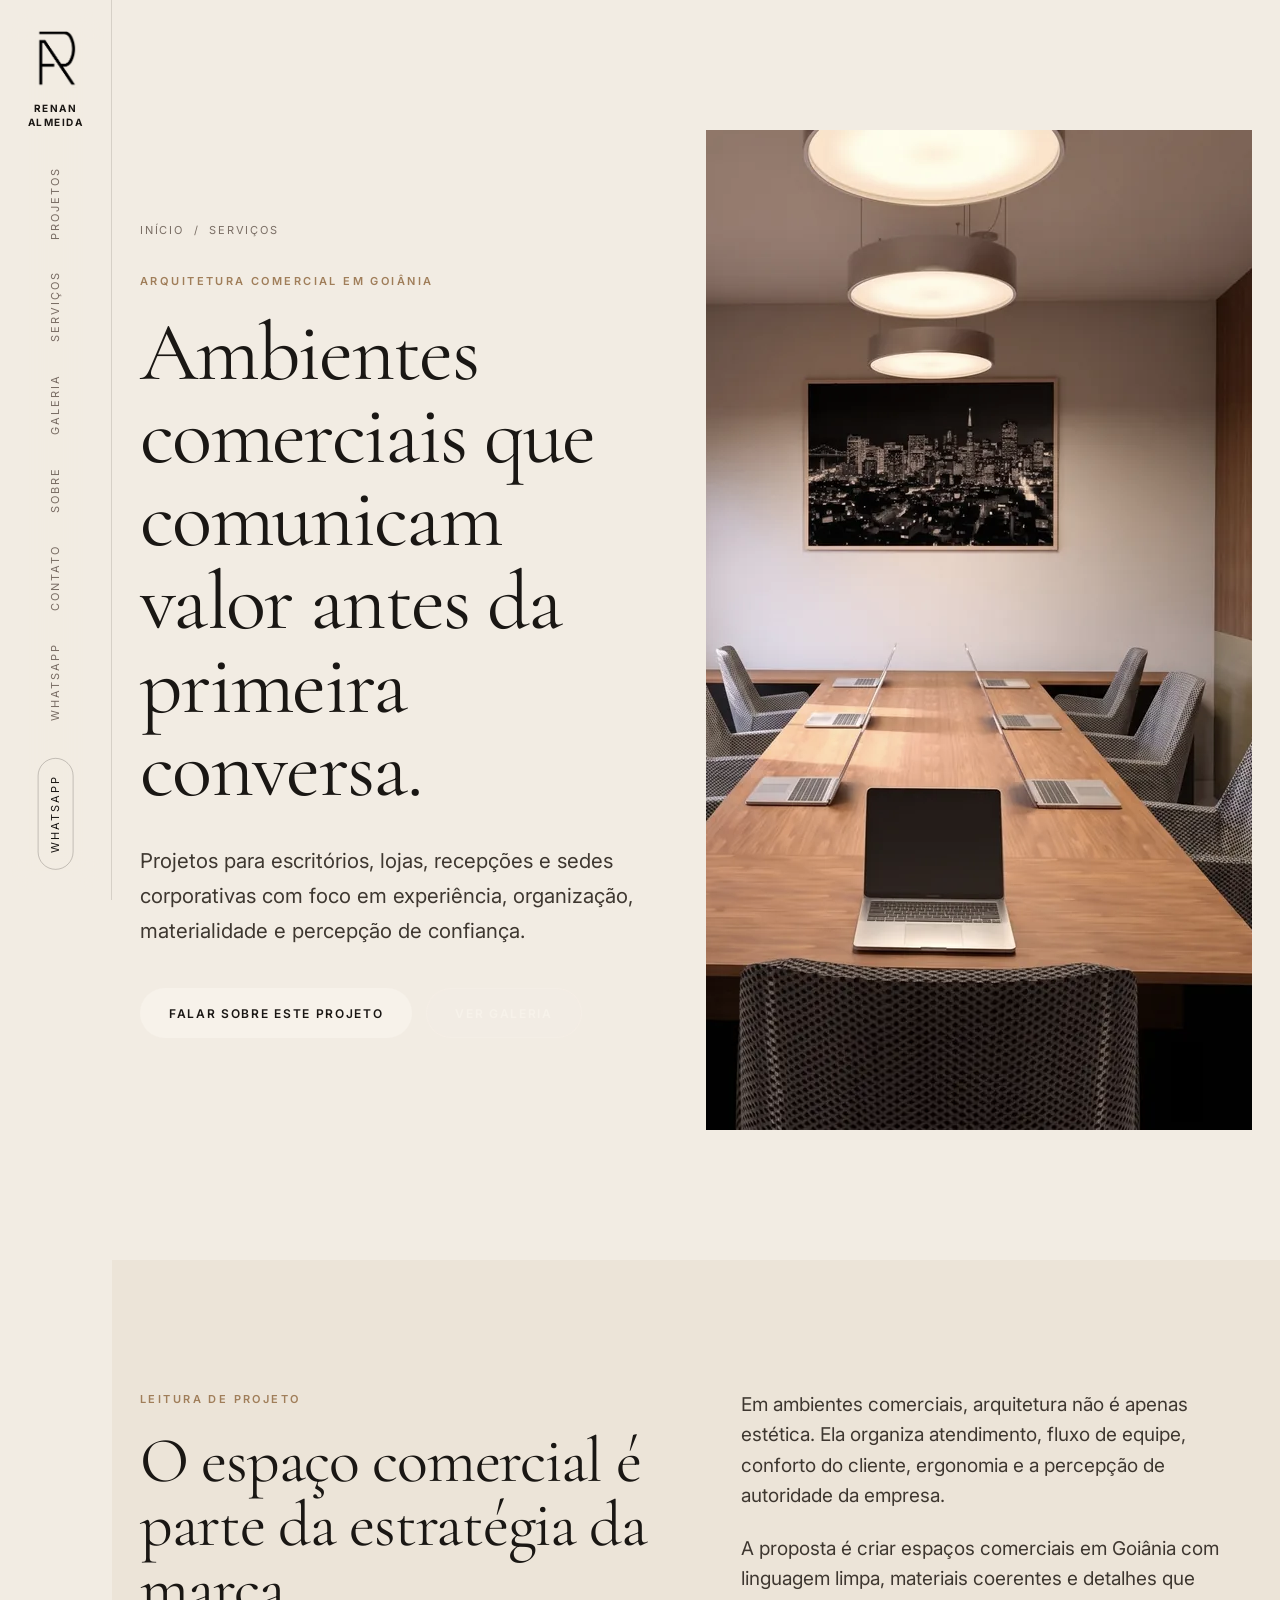
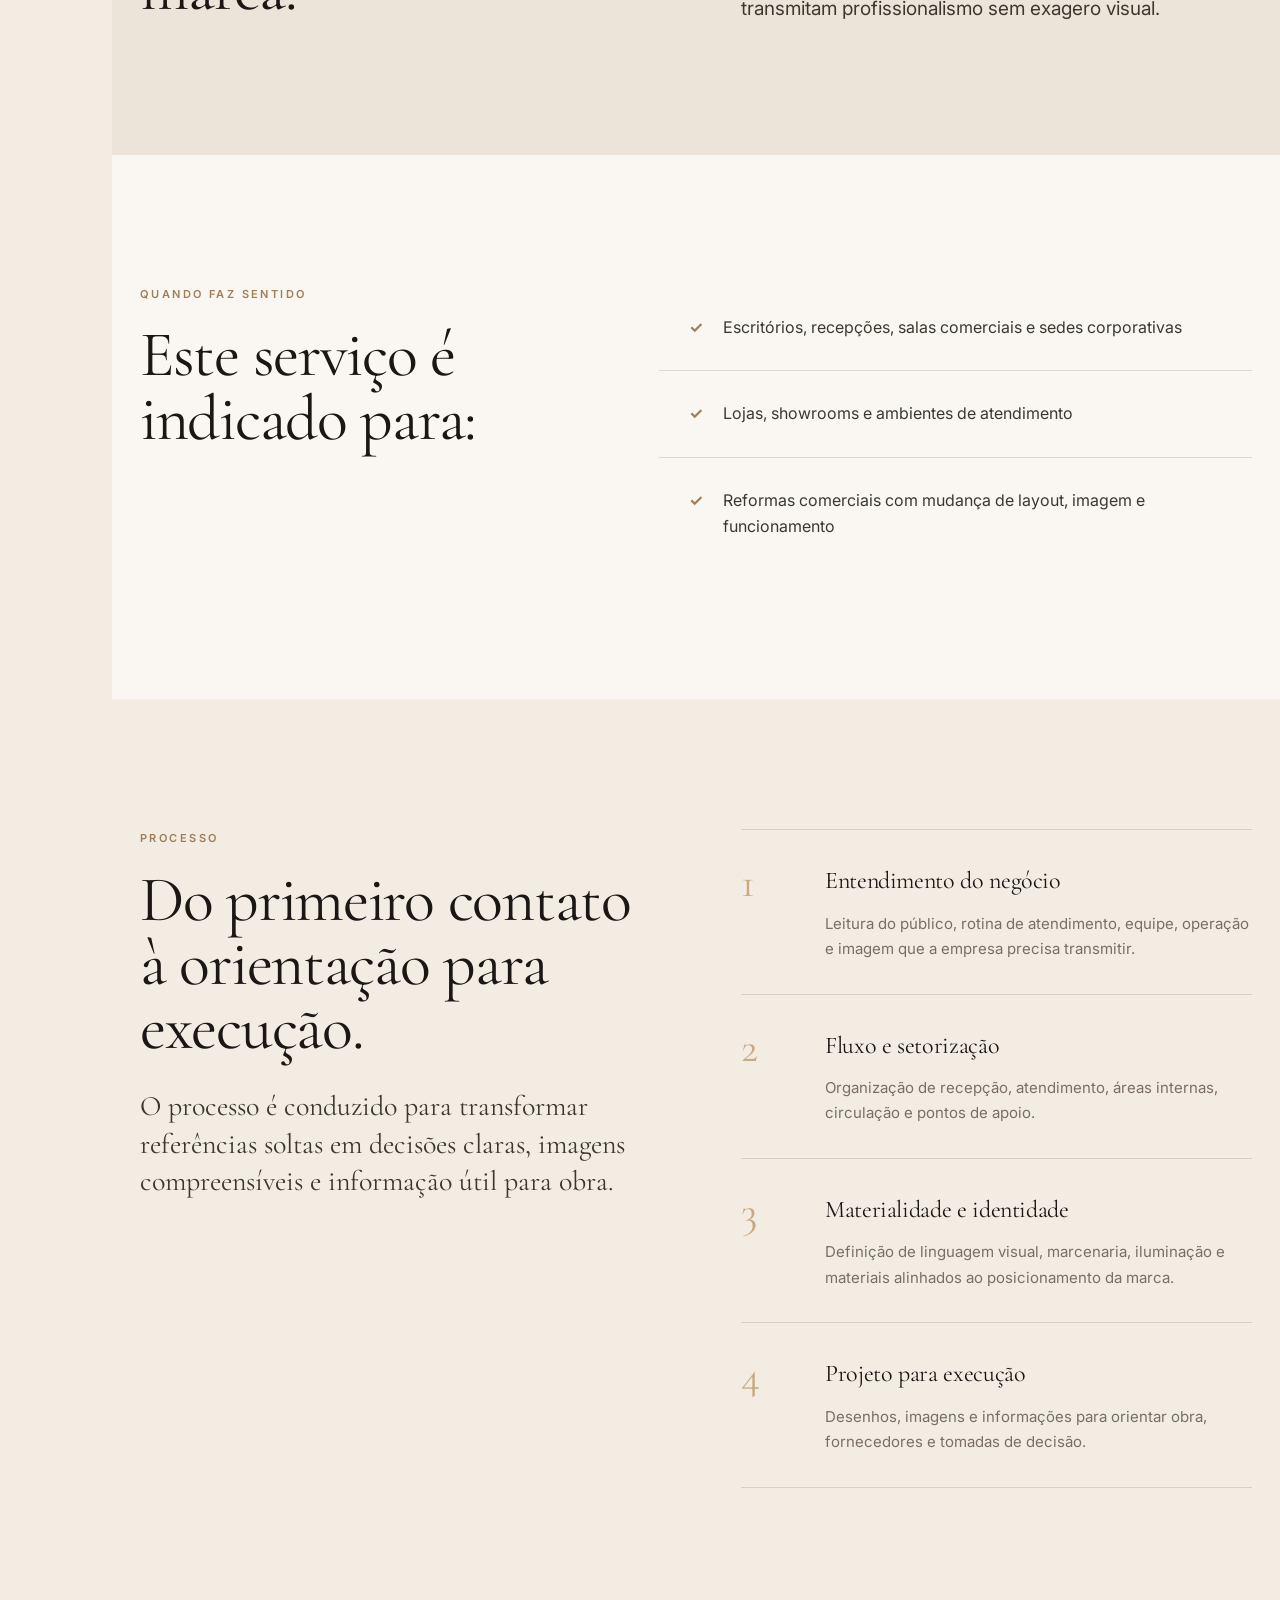
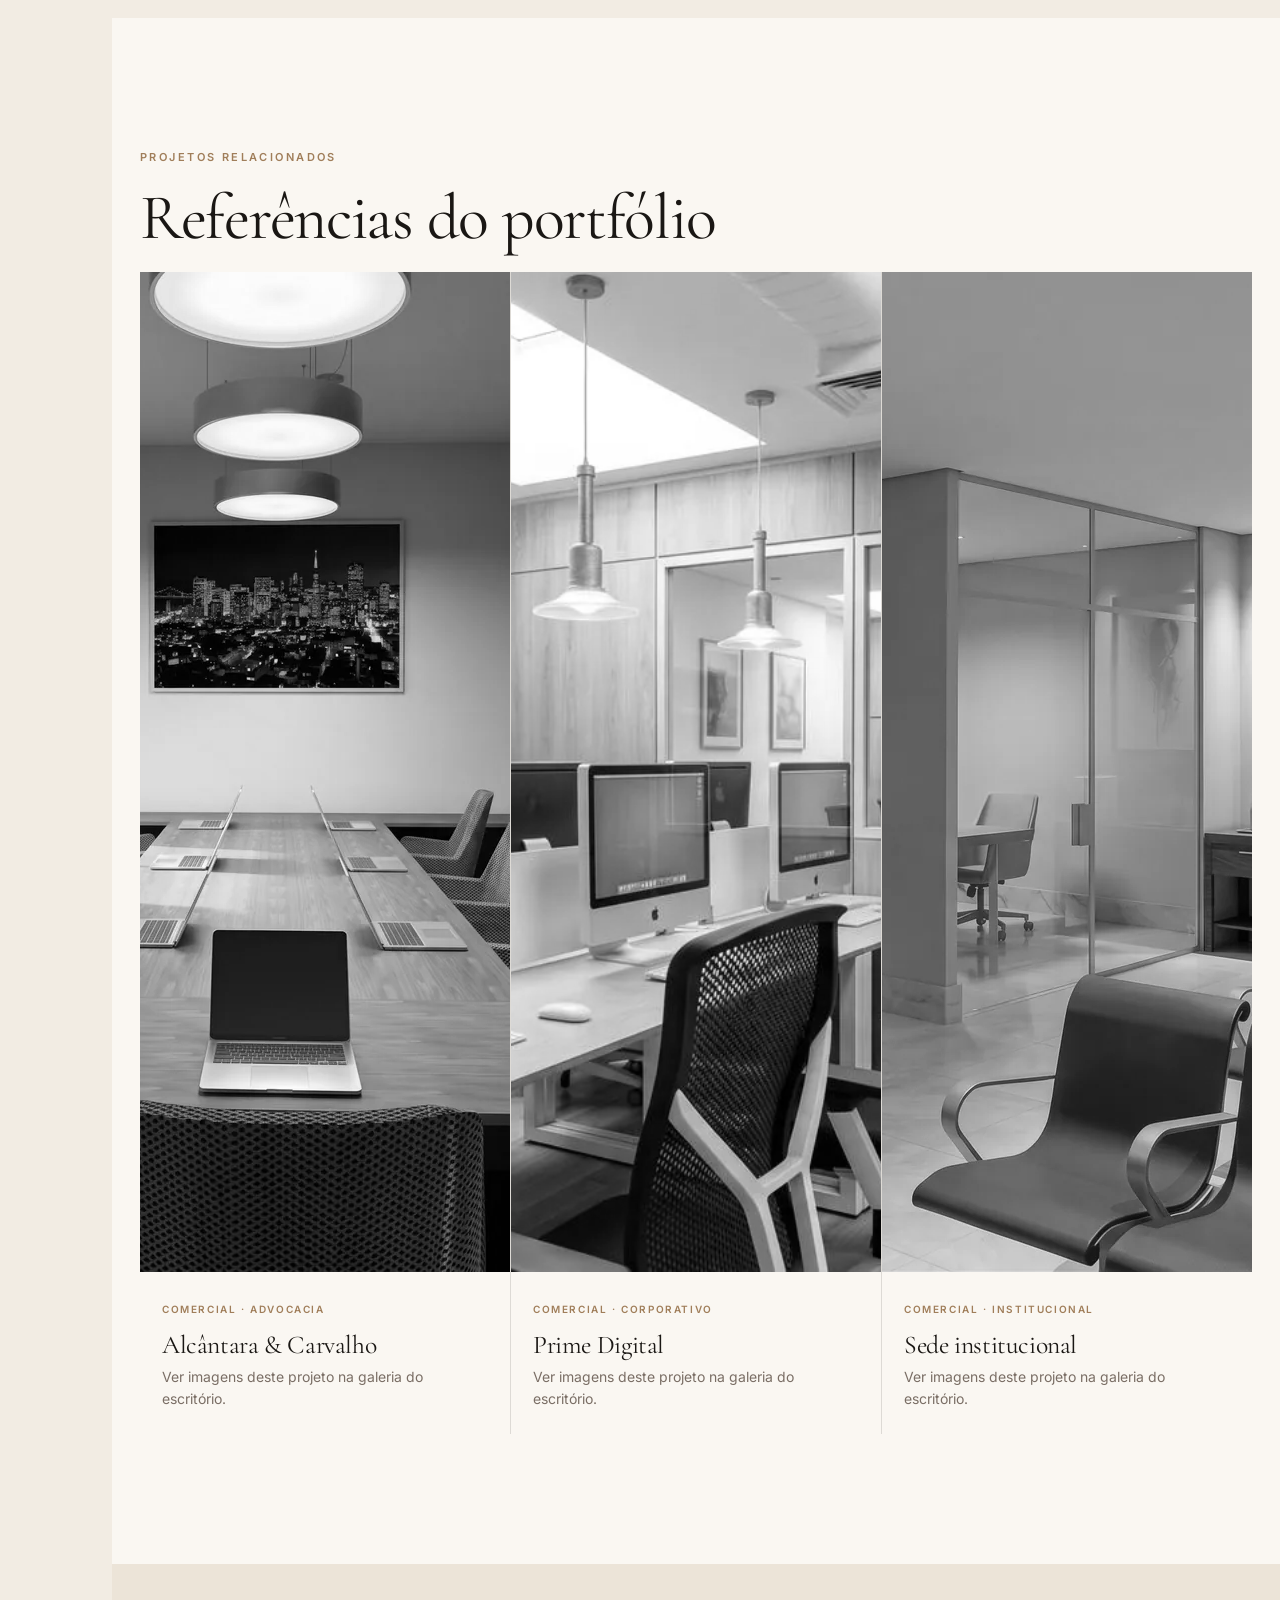
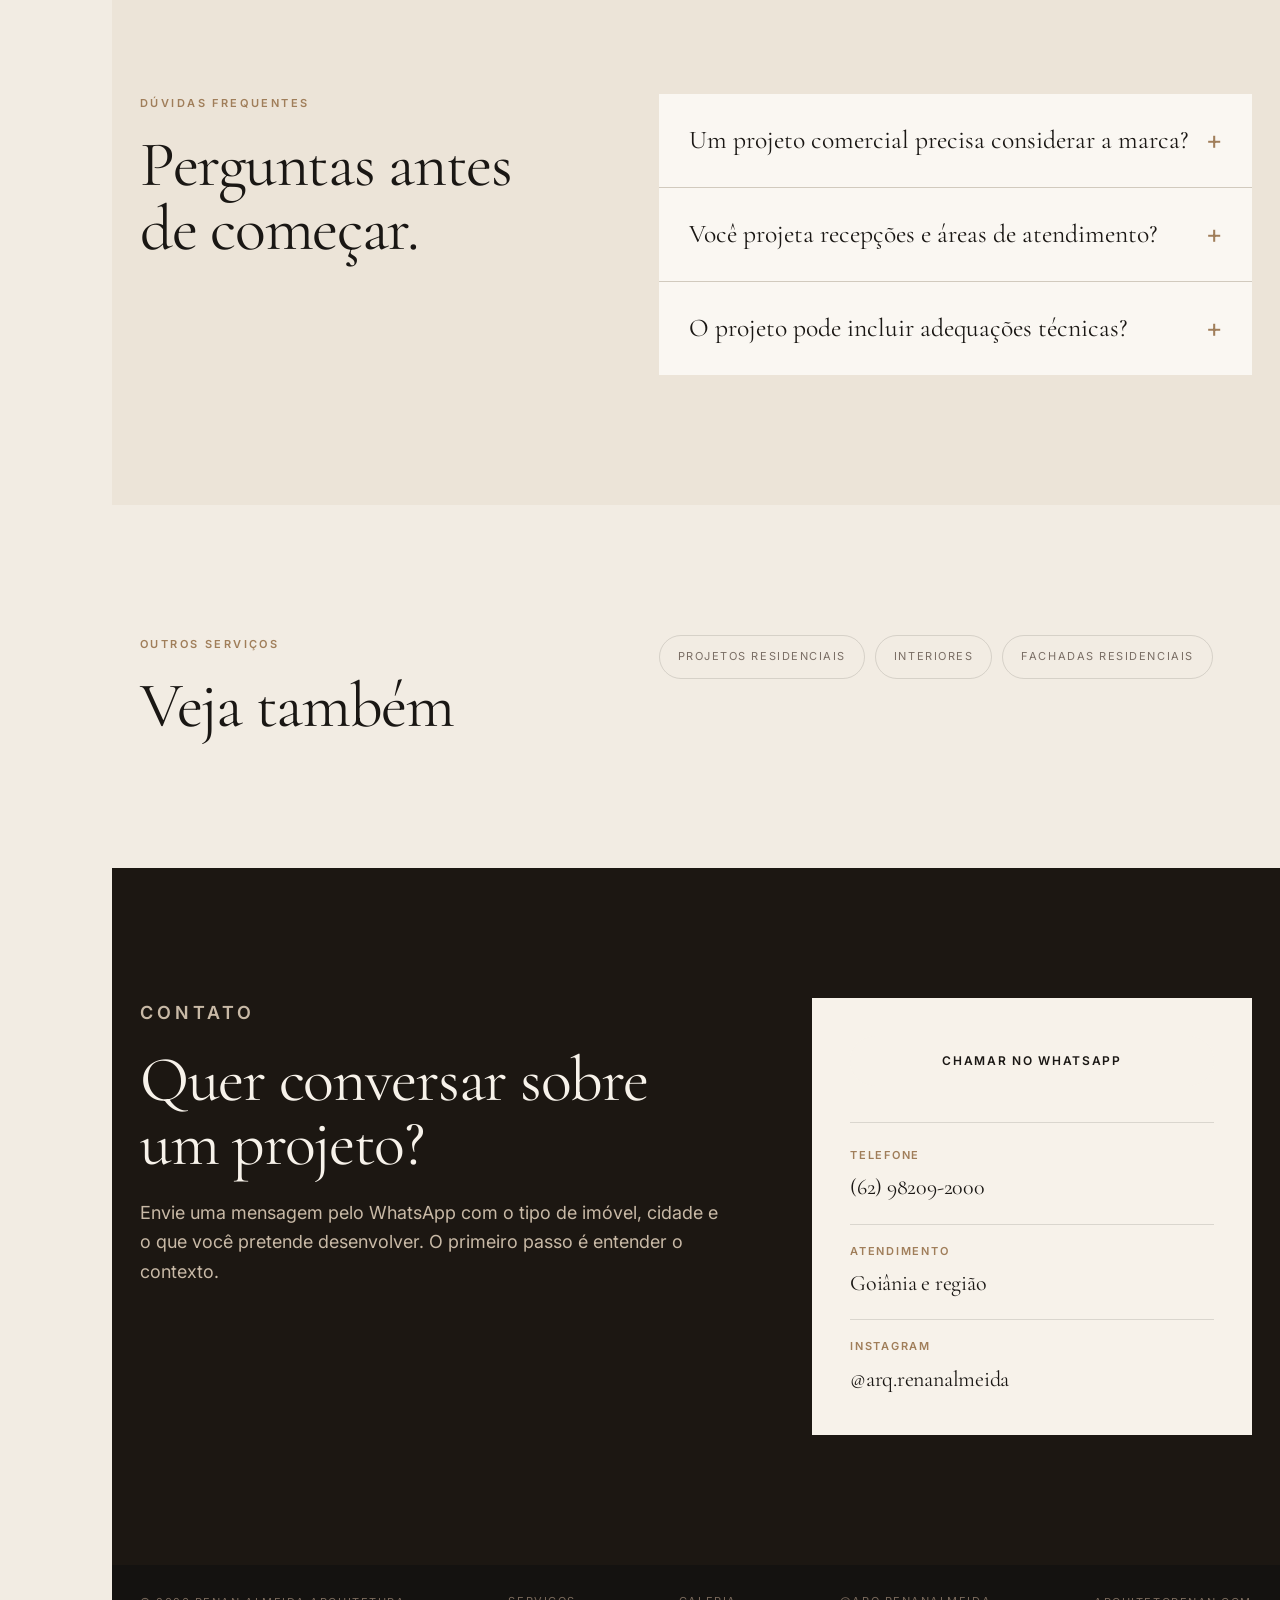
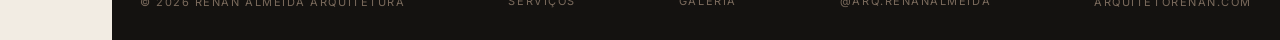
<file: arquitetura-comercial-goiania.html>
<!doctype html>
<html lang="pt-BR">
<head>
  <meta charset="utf-8">
  <meta name="viewport" content="width=device-width, initial-scale=1">
  <title>Arquitetura Comercial em Goiânia | Renan Almeida Arquitetura</title>
  <meta name="description" content="Arquitetura comercial em Goiânia para escritórios, lojas, recepções e sedes corporativas que comunicam confiança, ordem e profissionalismo.">
  <meta name="theme-color" content="#f2ece3">
  <link rel="canonical" href="https://arquitetorenan.com/arquitetura-comercial-goiania.html">
  <meta name="robots" content="index, follow">
  <meta name="author" content="Renan Almeida Arquitetura">
  <meta name="geo.region" content="BR-GO">
  <meta name="geo.placename" content="Goiânia">
  <meta property="og:locale" content="pt_BR">
  <meta property="og:site_name" content="Renan Almeida Arquitetura">
  <meta property="og:title" content="Arquitetura Comercial em Goiânia | Renan Almeida Arquitetura">
  <meta property="og:description" content="Arquitetura comercial em Goiânia para escritórios, lojas, recepções e sedes corporativas.">
  <meta property="og:type" content="website">
  <meta property="og:url" content="https://arquitetorenan.com/arquitetura-comercial-goiania.html">
  <meta property="og:image" content="https://arquitetorenan.com/assets/og-image.jpg">
  <meta property="og:image:alt" content="Renan Almeida Arquitetura — Arquitetura comercial em Goiânia">
  <meta name="twitter:card" content="summary_large_image">
  <meta name="twitter:title" content="Arquitetura Comercial em Goiânia | Renan Almeida Arquitetura">
  <meta name="twitter:description" content="Arquitetura comercial em Goiânia para escritórios, lojas, recepções e sedes corporativas.">
  <meta name="twitter:image" content="https://arquitetorenan.com/assets/og-image.jpg">
  <link rel="icon" type="image/png" href="assets/favicon.png">
  <link rel="preconnect" href="https://fonts.googleapis.com">
  <link rel="preconnect" href="https://fonts.gstatic.com" crossorigin>
  <link href="https://fonts.googleapis.com/css2?family=Cormorant+Garamond:ital,wght@0,300;0,400;0,500;1,300;1,400&family=Inter:wght@400;500;600;700&display=swap" rel="stylesheet">
  <link rel="stylesheet" href="styles.css">
  <script type="application/ld+json">
  {
    "@context": "https://schema.org",
    "@graph": [
      {
        "@type": "ProfessionalService",
        "@id": "https://arquitetorenan.com/#escritorio",
        "name": "Renan Almeida Arquitetura",
        "url": "https://arquitetorenan.com/",
        "logo": "https://arquitetorenan.com/assets/logo-mark.png",
        "image": "https://arquitetorenan.com/assets/og-image.jpg",
        "telephone": "+55-62-98209-2000",
        "address": {
          "@type": "PostalAddress",
          "addressLocality": "Goiânia",
          "addressRegion": "GO",
          "addressCountry": "BR"
        },
        "areaServed": ["Goiânia", "Goiás"],
        "sameAs": ["https://www.instagram.com/arq.renanalmeida/"]
      },
      {
        "@type": "Service",
        "name": "Arquitetura comercial e corporativa",
        "serviceType": "Arquitetura comercial e corporativa",
        "provider": {"@id": "https://arquitetorenan.com/#escritorio"},
        "areaServed": {"@type": "City", "name": "Goiânia"},
        "description": "Arquitetura comercial em Goiânia para escritórios, lojas, recepções e sedes corporativas que comunicam confiança, ordem e profissionalismo."
      },
      {
        "@type": "WebPage",
        "@id": "https://arquitetorenan.com/arquitetura-comercial-goiania.html#webpage",
        "url": "https://arquitetorenan.com/arquitetura-comercial-goiania.html",
        "name": "Arquitetura Comercial em Goiânia | Renan Almeida Arquitetura",
        "description": "Arquitetura comercial em Goiânia para escritórios, lojas, recepções e sedes corporativas que comunicam confiança, ordem e profissionalismo.",
        "isPartOf": {"@id": "https://arquitetorenan.com/#website"},
        "inLanguage": "pt-BR"
      },
      {
        "@type": "BreadcrumbList",
        "itemListElement": [
          {"@type": "ListItem", "position": 1, "name": "Início", "item": "https://arquitetorenan.com/"},
          {"@type": "ListItem", "position": 2, "name": "Arquitetura comercial em Goiânia", "item": "https://arquitetorenan.com/arquitetura-comercial-goiania.html"}
        ]
      }
    ]
  }
  </script>
</head>
<body class="service-page">
  <a class="skip-link" href="#conteudo">Pular para o conteúdo</a>

  <aside class="side-rail" aria-label="Menu principal">
    <a class="rail-brand" href="index.html" aria-label="Renan Almeida Arquitetura">
      <img src="assets/logo-mark.png" alt="" aria-hidden="true">
      <span>Renan<br>Almeida</span>
    </a>
    <nav class="rail-nav">
      <a href="index.html#projetos">Projetos</a>
      <a href="index.html#servicos">Serviços</a>
      <a href="galeria.html">Galeria</a>
      <a href="index.html#sobre">Sobre</a>
      <a href="index.html#contato">Contato</a>
      <a class="mobile-menu-whatsapp" href="https://wa.me/5562982092000?text=Ol%C3%A1%2C%20Renan.%20Vim%20pelo%20site%20e%20gostaria%20de%20falar%20sobre%20um%20projeto." target="_blank" rel="noopener">WhatsApp</a>
    </nav>
    <a class="rail-cta" href="https://wa.me/5562982092000?text=Ol%C3%A1%2C%20Renan.%20Vim%20pelo%20site%20e%20gostaria%20de%20falar%20sobre%20um%20projeto." target="_blank" rel="noopener">WhatsApp</a>
  </aside>

  <header class="mobile-header">
    <a class="mobile-brand" href="index.html">
      <img src="assets/logo-mark.png" alt="">
      <span>Renan Almeida</span>
    </a>
    <button class="menu-toggle" type="button" aria-expanded="false" aria-controls="mobile-menu">Menu</button>
    <nav id="mobile-menu" class="mobile-menu" hidden>
      <a href="index.html#projetos">Projetos</a>
      <a href="index.html#servicos">Serviços</a>
      <a href="galeria.html">Galeria</a>
      <a href="index.html#sobre">Sobre</a>
      <a href="index.html#contato">Contato</a>
      <a class="mobile-menu-whatsapp" href="https://wa.me/5562982092000?text=Ol%C3%A1%2C%20Renan.%20Vim%20pelo%20site%20e%20gostaria%20de%20falar%20sobre%20um%20projeto." target="_blank" rel="noopener">WhatsApp</a>
    </nav>
  </header>
  <main id="conteudo">
    <section class="service-hero section-pad">
      <div class="container service-hero-grid">
        <div class="service-hero-copy reveal">
          <nav class="breadcrumbs" aria-label="Breadcrumb"><a href="index.html">Início</a><span>/</span><a href="index.html#servicos">Serviços</a></nav>
          <p class="eyebrow">Arquitetura comercial em Goiânia</p>
          <h1>Ambientes comerciais que comunicam valor antes da primeira conversa.</h1>
          <p class="service-lead">Projetos para escritórios, lojas, recepções e sedes corporativas com foco em experiência, organização, materialidade e percepção de confiança.</p>
          <div class="hero-actions">
            <a class="btn btn-primary" href="https://wa.me/5562982092000?text=Ol%C3%A1%2C%20Renan.%20Vim%20pelo%20site%20e%20gostaria%20de%20falar%20sobre%20um%20projeto." target="_blank" rel="noopener">Falar sobre este projeto</a>
            <a class="btn btn-secondary" href="galeria.html">Ver galeria</a>
          </div>
        </div>
        <figure class="service-hero-image reveal reveal-delay-1">
          <img src="assets/img/alcantara-carvalho.webp" alt="Escritório comercial com recepção e marcenaria em projeto de arquitetura comercial" width="1600" height="1000" loading="eager">
        </figure>
      </div>
    </section>

    <section class="service-intro section-pad soft-bg">
      <div class="container two-cols align-start">
        <div class="reveal">
          <p class="eyebrow">Leitura de projeto</p>
          <h2>O espaço comercial é parte da estratégia da marca.</h2>
        </div>
        <div class="intro-copy reveal reveal-delay-1">
          <p>Em ambientes comerciais, arquitetura não é apenas estética. Ela organiza atendimento, fluxo de equipe, conforto do cliente, ergonomia e a percepção de autoridade da empresa.</p><p>A proposta é criar espaços comerciais em Goiânia com linguagem limpa, materiais coerentes e detalhes que transmitam profissionalismo sem exagero visual.</p>
        </div>
      </div>
    </section>

    <section class="service-fit section-pad paper-bg">
      <div class="container service-fit-grid">
        <div class="reveal">
          <p class="eyebrow">Quando faz sentido</p>
          <h2>Este serviço é indicado para:</h2>
        </div>
        <ul class="check-list reveal reveal-delay-1">
          <li>Escritórios, recepções, salas comerciais e sedes corporativas</li>
<li>Lojas, showrooms e ambientes de atendimento</li>
<li>Reformas comerciais com mudança de layout, imagem e funcionamento</li>
        </ul>
      </div>
    </section>

    <section class="section-pad">
      <div class="container two-cols align-start">
        <div class="reveal">
          <p class="eyebrow">Processo</p>
          <h2>Do primeiro contato à orientação para execução.</h2>
          <p class="lead" style="margin-top: 28px;">O processo é conduzido para transformar referências soltas em decisões claras, imagens compreensíveis e informação útil para obra.</p>
        </div>
        <ol class="process-list reveal reveal-delay-1">
          
          <li class="process-item">
            <span class="process-num">1</span>
            <div class="process-content">
              <strong>Entendimento do negócio</strong>
              <p>Leitura do público, rotina de atendimento, equipe, operação e imagem que a empresa precisa transmitir.</p>
            </div>
          </li>

          <li class="process-item">
            <span class="process-num">2</span>
            <div class="process-content">
              <strong>Fluxo e setorização</strong>
              <p>Organização de recepção, atendimento, áreas internas, circulação e pontos de apoio.</p>
            </div>
          </li>

          <li class="process-item">
            <span class="process-num">3</span>
            <div class="process-content">
              <strong>Materialidade e identidade</strong>
              <p>Definição de linguagem visual, marcenaria, iluminação e materiais alinhados ao posicionamento da marca.</p>
            </div>
          </li>

          <li class="process-item">
            <span class="process-num">4</span>
            <div class="process-content">
              <strong>Projeto para execução</strong>
              <p>Desenhos, imagens e informações para orientar obra, fornecedores e tomadas de decisão.</p>
            </div>
          </li>
        </ol>
      </div>
    </section>

    <section class="portfolio-grid section-pad paper-bg">
      <div class="container">
        <div class="section-head compact reveal">
          <p class="eyebrow">Projetos relacionados</p>
          <h2>Referências do portfólio</h2>
        </div>
        <div class="grid-cards">
          
          <article class="project-card reveal">
            <a href="galeria.html#alcantara-carvalho" aria-label="Ver projeto Alcântara &amp; Carvalho na galeria">
              <figure><img src="assets/img/alcantara-carvalho.webp" alt="Alcântara &amp; Carvalho" loading="lazy" width="1600" height="1000"></figure>
              <div class="card-info">
                <span class="card-tag">Comercial · advocacia</span>
                <h3>Alcântara &amp; Carvalho</h3>
                <p>Ver imagens deste projeto na galeria do escritório.</p>
              </div>
            </a>
          </article>

          <article class="project-card reveal">
            <a href="galeria.html#prime-digital" aria-label="Ver projeto Prime Digital na galeria">
              <figure><img src="assets/img/prime-digital.webp" alt="Prime Digital" loading="lazy" width="1600" height="1000"></figure>
              <div class="card-info">
                <span class="card-tag">Comercial · corporativo</span>
                <h3>Prime Digital</h3>
                <p>Ver imagens deste projeto na galeria do escritório.</p>
              </div>
            </a>
          </article>

          <article class="project-card reveal">
            <a href="galeria.html#sede-institucional" aria-label="Ver projeto Sede institucional na galeria">
              <figure><img src="assets/img/sede-institucional.webp" alt="Sede institucional" loading="lazy" width="1600" height="1000"></figure>
              <div class="card-info">
                <span class="card-tag">Comercial · institucional</span>
                <h3>Sede institucional</h3>
                <p>Ver imagens deste projeto na galeria do escritório.</p>
              </div>
            </a>
          </article>
        </div>
      </div>
    </section>

    <section class="service-faq section-pad soft-bg">
      <div class="container service-faq-grid">
        <div class="reveal">
          <p class="eyebrow">Dúvidas frequentes</p>
          <h2>Perguntas antes de começar.</h2>
        </div>
        <div class="faq-list">
          
          <details class="faq-item reveal">
            <summary>Um projeto comercial precisa considerar a marca?</summary>
            <p>Sim. A arquitetura deve dialogar com o posicionamento do negócio, mas sem transformar o espaço em cenário artificial.</p>
          </details>

          <details class="faq-item reveal">
            <summary>Você projeta recepções e áreas de atendimento?</summary>
            <p>Sim. Recepção, salas de atendimento, áreas de equipe e espaços de apoio podem ser desenvolvidos dentro do mesmo raciocínio de projeto.</p>
          </details>

          <details class="faq-item reveal">
            <summary>O projeto pode incluir adequações técnicas?</summary>
            <p>Sim. Dependendo do caso, o escopo pode considerar aprovações, normas, acessibilidade, fluxos e demandas específicas do imóvel.</p>
          </details>
        </div>
      </div>
    </section>

    <section class="service-related section-pad">
      <div class="container related-grid">
        <div>
          <p class="eyebrow">Outros serviços</p>
          <h2>Veja também</h2>
        </div>
        <div class="related-links"><a href="projetos-residenciais-goiania.html">Projetos residenciais</a><a href="interiores-goiania.html">Interiores</a><a href="fachadas-residenciais-goiania.html">Fachadas residenciais</a></div>
      </div>
    </section>

    <section class="contact section-pad deep-bg">
      <div class="container contact-grid">
        <div class="reveal">
          <p class="eyebrow">Contato</p>
          <h2>Quer conversar sobre um projeto?</h2>
          <p>Envie uma mensagem pelo WhatsApp com o tipo de imóvel, cidade e o que você pretende desenvolver. O primeiro passo é entender o contexto.</p>
        </div>
        <div class="contact-card reveal reveal-delay-1">
          <a class="btn btn-primary full" href="https://wa.me/5562982092000?text=Ol%C3%A1%2C%20Renan.%20Vim%20pelo%20site%20e%20gostaria%20de%20falar%20sobre%20um%20projeto." target="_blank" rel="noopener">Chamar no WhatsApp</a>
          <div class="contact-info-line"><div class="contact-info-label">Telefone</div><div class="contact-info-val"><a href="tel:+5562982092000">(62) 98209-2000</a></div></div>
          <div class="contact-info-line"><div class="contact-info-label">Atendimento</div><div class="contact-info-val">Goiânia e região</div></div>
          <div class="contact-info-line"><div class="contact-info-label">Instagram</div><div class="contact-info-val"><a href="https://www.instagram.com/arq.renanalmeida/" target="_blank" rel="noopener">@arq.renanalmeida</a></div></div>
        </div>
      </div>
    </section>
  </main>

  <footer class="footer">
    <div class="container footer-inner service-footer-inner">
      <span>© <span id="year"></span> Renan Almeida Arquitetura</span>
      <a href="index.html#servicos">Serviços</a>
      <a href="galeria.html">Galeria</a>
      <a href="https://www.instagram.com/arq.renanalmeida/" target="_blank" rel="noopener">@arq.renanalmeida</a>
      <span>arquitetorenan.com</span>
    </div>
  </footer>
  <script src="script.js" defer></script>
  <a class="mobile-floating-whatsapp" href="https://wa.me/5562982092000?text=Ol%C3%A1%2C%20Renan.%20Vim%20pelo%20site%20e%20gostaria%20de%20falar%20sobre%20um%20projeto." target="_blank" rel="noopener">Falar pelo WhatsApp</a>
</body>
</html>
</file>
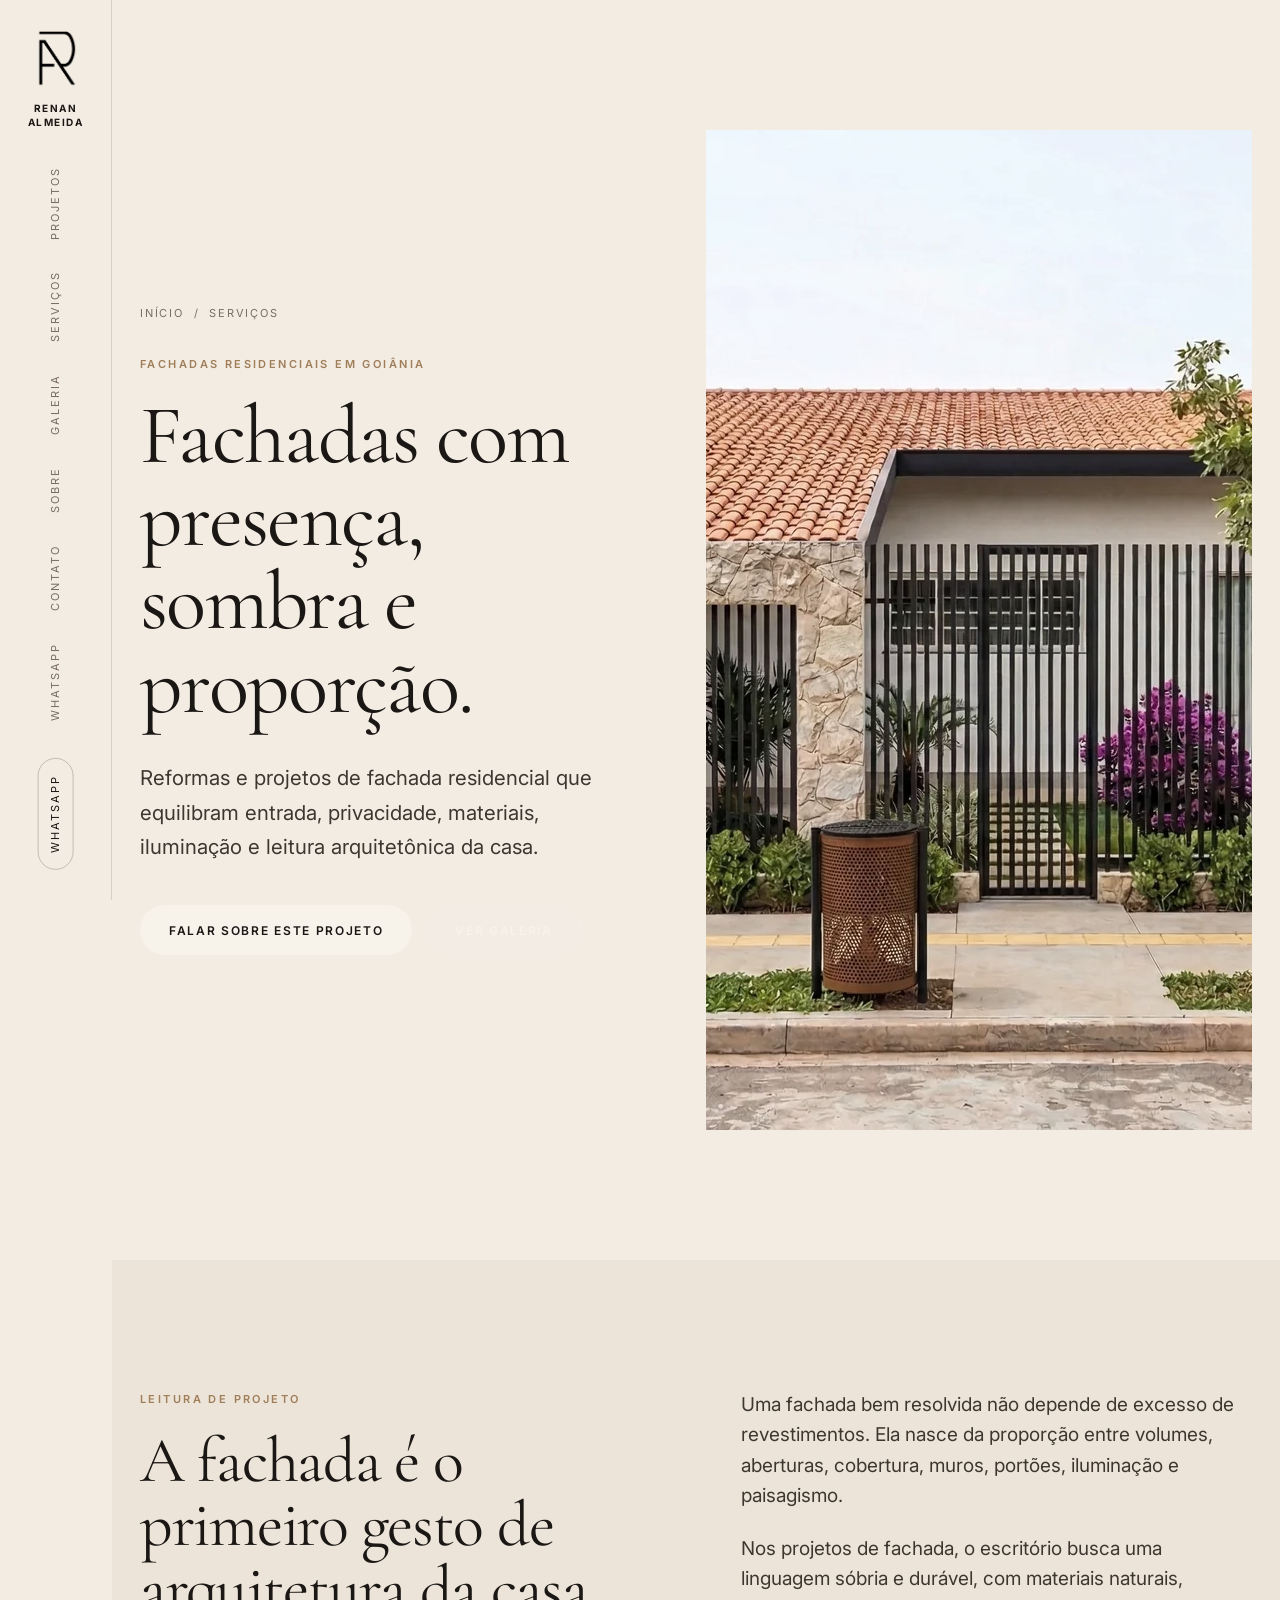
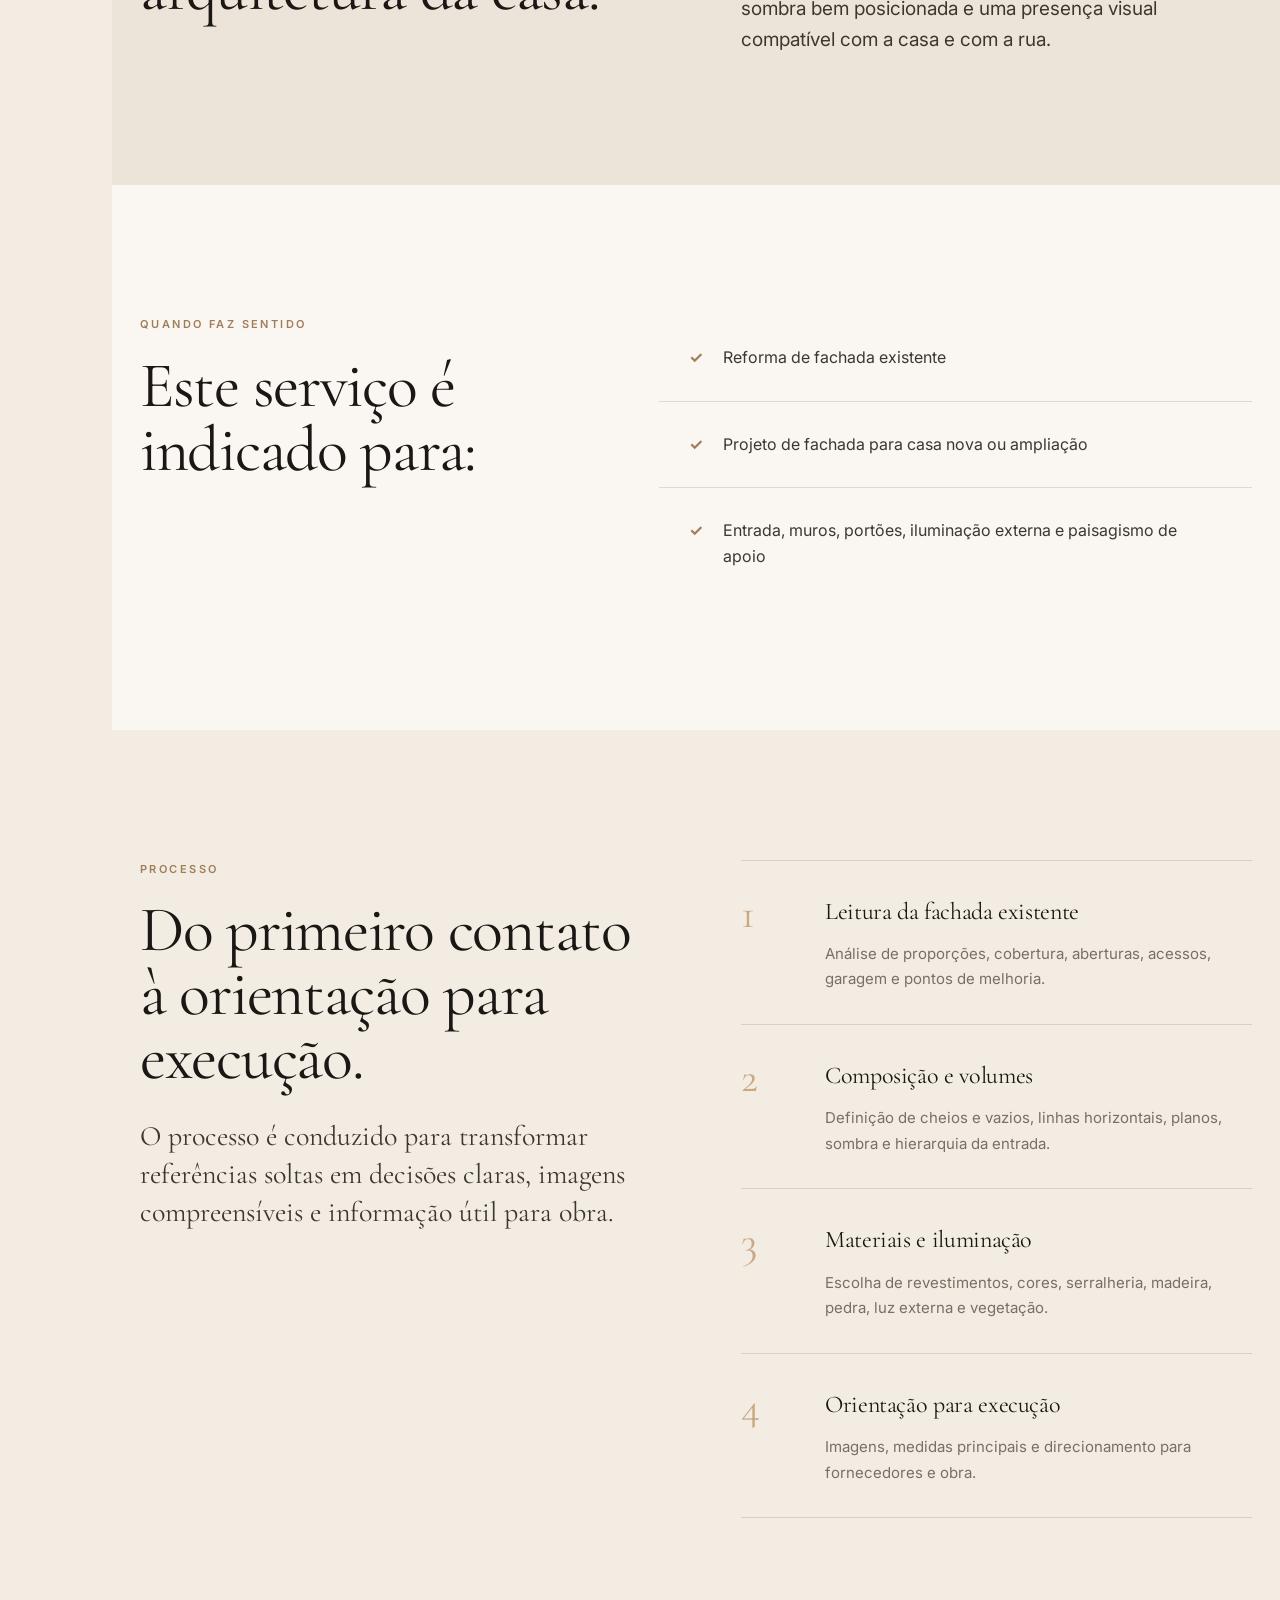
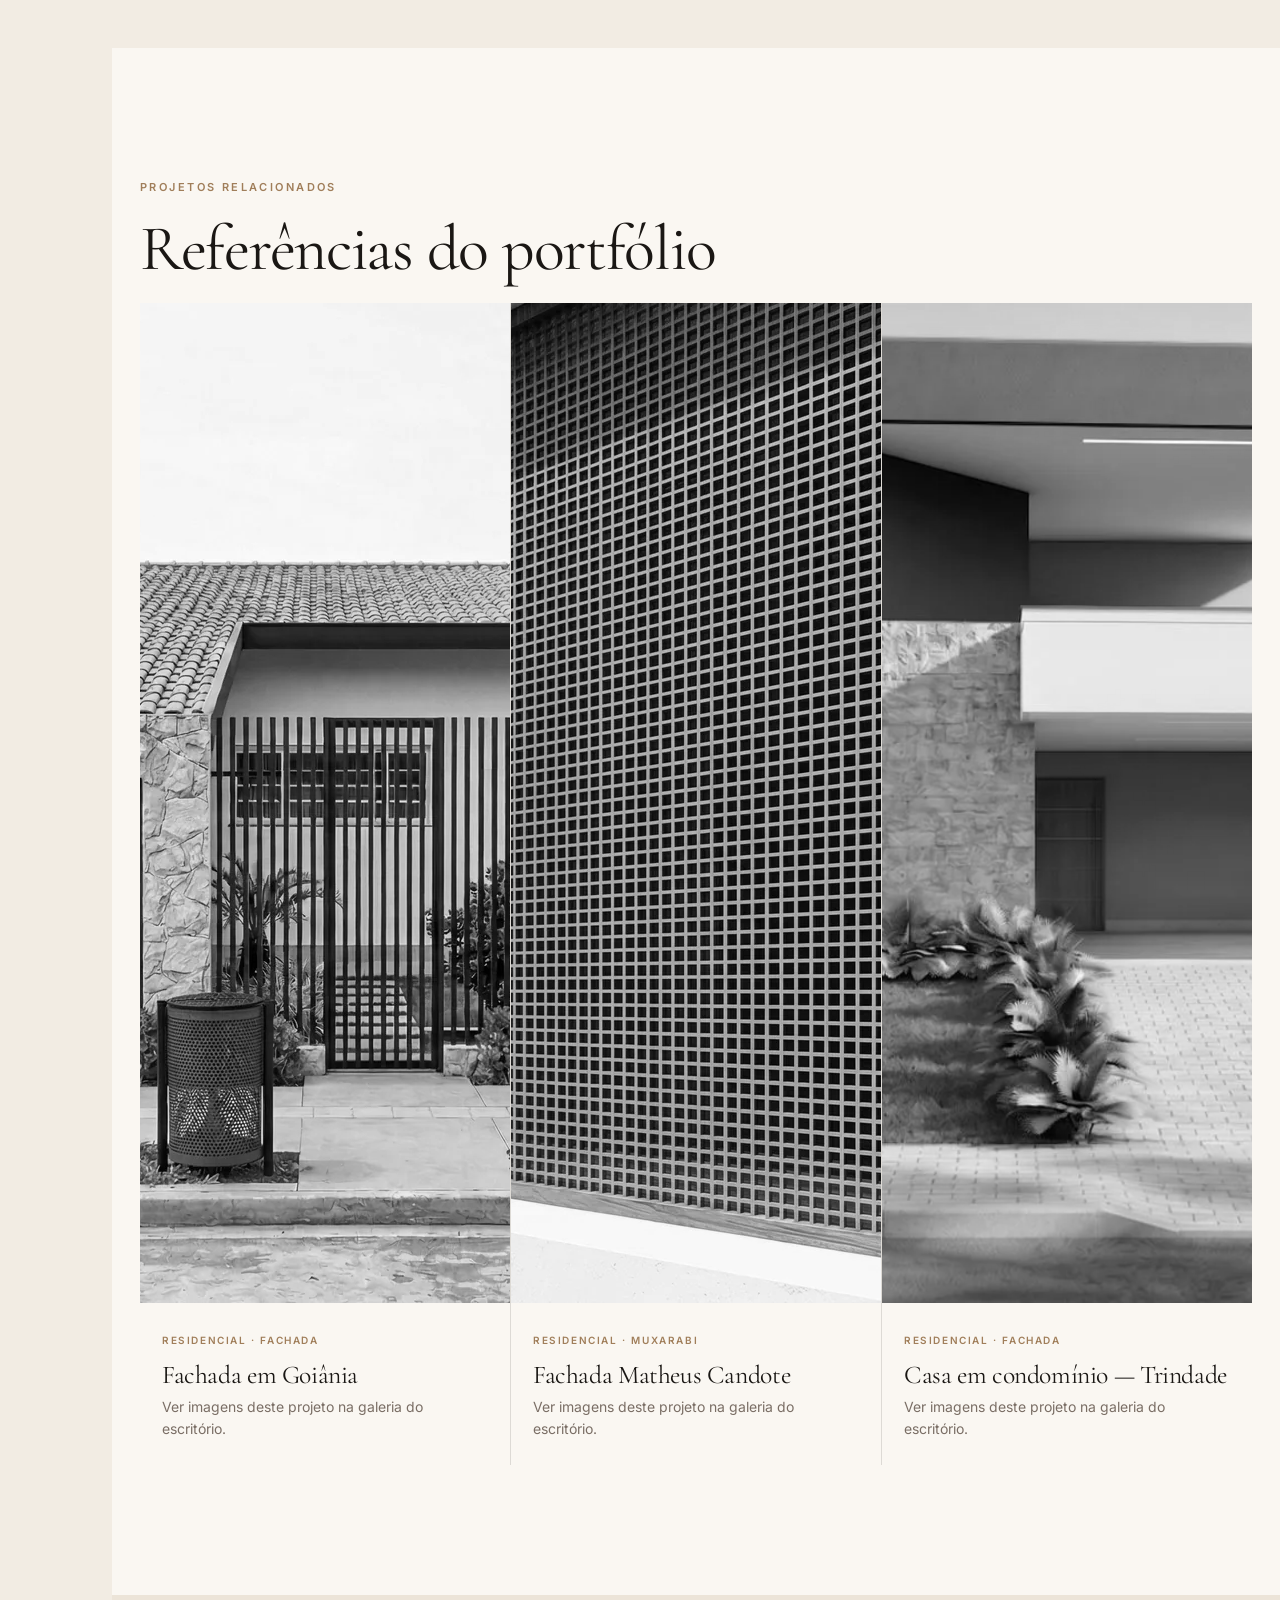
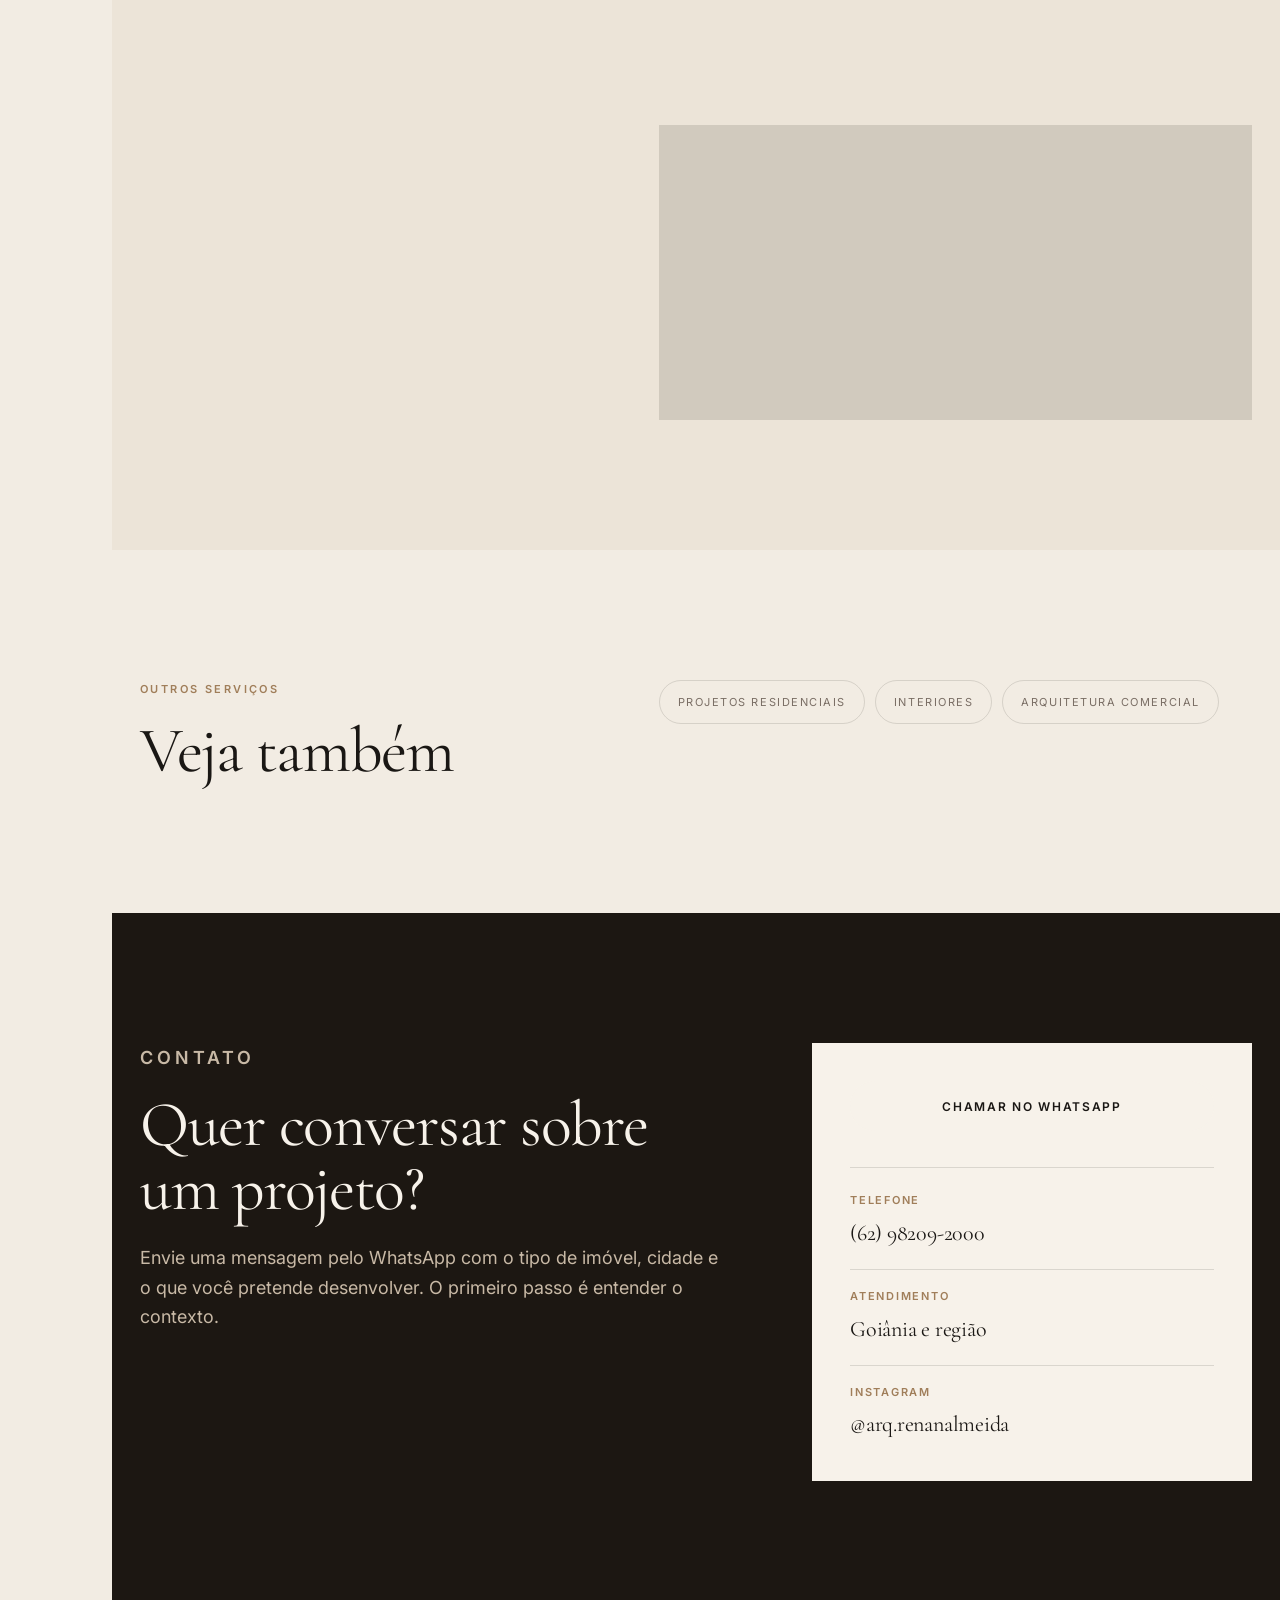
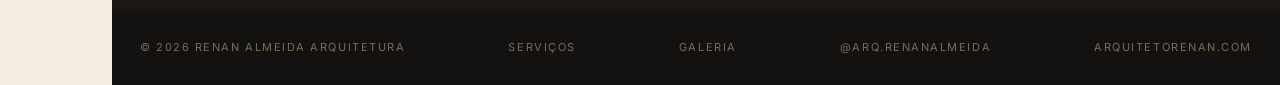
<file: fachadas-residenciais-goiania.html>
<!doctype html>
<html lang="pt-BR">
<head>
  <meta charset="utf-8">
  <meta name="viewport" content="width=device-width, initial-scale=1">
  <title>Fachadas Residenciais em Goiânia | Renan Almeida Arquitetura</title>
  <meta name="description" content="Projeto de fachadas residenciais em Goiânia para casas, reformas e condomínios com proporção, materiais naturais, sombra e presença discreta.">
  <meta name="theme-color" content="#f2ece3">
  <link rel="canonical" href="https://arquitetorenan.com/fachadas-residenciais-goiania.html">
  <meta name="robots" content="index, follow">
  <meta name="author" content="Renan Almeida Arquitetura">
  <meta name="geo.region" content="BR-GO">
  <meta name="geo.placename" content="Goiânia">
  <meta property="og:locale" content="pt_BR">
  <meta property="og:site_name" content="Renan Almeida Arquitetura">
  <meta property="og:title" content="Fachadas Residenciais em Goiânia | Renan Almeida Arquitetura">
  <meta property="og:description" content="Fachadas residenciais em Goiânia com proporção, materiais naturais, sombra e presença discreta.">
  <meta property="og:type" content="website">
  <meta property="og:url" content="https://arquitetorenan.com/fachadas-residenciais-goiania.html">
  <meta property="og:image" content="https://arquitetorenan.com/assets/og-image.jpg">
  <meta property="og:image:alt" content="Renan Almeida Arquitetura — Fachadas residenciais em Goiânia">
  <meta name="twitter:card" content="summary_large_image">
  <meta name="twitter:title" content="Fachadas Residenciais em Goiânia | Renan Almeida Arquitetura">
  <meta name="twitter:description" content="Fachadas residenciais em Goiânia com proporção, materiais naturais, sombra e presença discreta.">
  <meta name="twitter:image" content="https://arquitetorenan.com/assets/og-image.jpg">
  <link rel="icon" type="image/png" href="assets/favicon.png">
  <link rel="preconnect" href="https://fonts.googleapis.com">
  <link rel="preconnect" href="https://fonts.gstatic.com" crossorigin>
  <link href="https://fonts.googleapis.com/css2?family=Cormorant+Garamond:ital,wght@0,300;0,400;0,500;1,300;1,400&family=Inter:wght@400;500;600;700&display=swap" rel="stylesheet">
  <link rel="stylesheet" href="styles.css">
  <script type="application/ld+json">
  {
    "@context": "https://schema.org",
    "@graph": [
      {
        "@type": "ProfessionalService",
        "@id": "https://arquitetorenan.com/#escritorio",
        "name": "Renan Almeida Arquitetura",
        "url": "https://arquitetorenan.com/",
        "logo": "https://arquitetorenan.com/assets/logo-mark.png",
        "image": "https://arquitetorenan.com/assets/og-image.jpg",
        "telephone": "+55-62-98209-2000",
        "address": {
          "@type": "PostalAddress",
          "addressLocality": "Goiânia",
          "addressRegion": "GO",
          "addressCountry": "BR"
        },
        "areaServed": ["Goiânia", "Goiás"],
        "sameAs": ["https://www.instagram.com/arq.renanalmeida/"]
      },
      {
        "@type": "Service",
        "name": "Projeto de fachada residencial",
        "serviceType": "Projeto de fachada residencial",
        "provider": {"@id": "https://arquitetorenan.com/#escritorio"},
        "areaServed": {"@type": "City", "name": "Goiânia"},
        "description": "Projeto de fachadas residenciais em Goiânia para casas, reformas e condomínios com proporção, materiais naturais, sombra e presença discreta."
      },
      {
        "@type": "WebPage",
        "@id": "https://arquitetorenan.com/fachadas-residenciais-goiania.html#webpage",
        "url": "https://arquitetorenan.com/fachadas-residenciais-goiania.html",
        "name": "Fachadas Residenciais em Goiânia | Renan Almeida Arquitetura",
        "description": "Projeto de fachadas residenciais em Goiânia para casas, reformas e condomínios com proporção, materiais naturais, sombra e presença discreta.",
        "isPartOf": {"@id": "https://arquitetorenan.com/#website"},
        "inLanguage": "pt-BR"
      },
      {
        "@type": "BreadcrumbList",
        "itemListElement": [
          {"@type": "ListItem", "position": 1, "name": "Início", "item": "https://arquitetorenan.com/"},
          {"@type": "ListItem", "position": 2, "name": "Fachadas residenciais em Goiânia", "item": "https://arquitetorenan.com/fachadas-residenciais-goiania.html"}
        ]
      }
    ]
  }
  </script>
</head>
<body class="service-page">
  <a class="skip-link" href="#conteudo">Pular para o conteúdo</a>

  <aside class="side-rail" aria-label="Menu principal">
    <a class="rail-brand" href="index.html" aria-label="Renan Almeida Arquitetura">
      <img src="assets/logo-mark.png" alt="" aria-hidden="true">
      <span>Renan<br>Almeida</span>
    </a>
    <nav class="rail-nav">
      <a href="index.html#projetos">Projetos</a>
      <a href="index.html#servicos">Serviços</a>
      <a href="galeria.html">Galeria</a>
      <a href="index.html#sobre">Sobre</a>
      <a href="index.html#contato">Contato</a>
      <a class="mobile-menu-whatsapp" href="https://wa.me/5562982092000?text=Ol%C3%A1%2C%20Renan.%20Vim%20pelo%20site%20e%20gostaria%20de%20falar%20sobre%20um%20projeto." target="_blank" rel="noopener">WhatsApp</a>
    </nav>
    <a class="rail-cta" href="https://wa.me/5562982092000?text=Ol%C3%A1%2C%20Renan.%20Vim%20pelo%20site%20e%20gostaria%20de%20falar%20sobre%20um%20projeto." target="_blank" rel="noopener">WhatsApp</a>
  </aside>

  <header class="mobile-header">
    <a class="mobile-brand" href="index.html">
      <img src="assets/logo-mark.png" alt="">
      <span>Renan Almeida</span>
    </a>
    <button class="menu-toggle" type="button" aria-expanded="false" aria-controls="mobile-menu">Menu</button>
    <nav id="mobile-menu" class="mobile-menu" hidden>
      <a href="index.html#projetos">Projetos</a>
      <a href="index.html#servicos">Serviços</a>
      <a href="galeria.html">Galeria</a>
      <a href="index.html#sobre">Sobre</a>
      <a href="index.html#contato">Contato</a>
      <a class="mobile-menu-whatsapp" href="https://wa.me/5562982092000?text=Ol%C3%A1%2C%20Renan.%20Vim%20pelo%20site%20e%20gostaria%20de%20falar%20sobre%20um%20projeto." target="_blank" rel="noopener">WhatsApp</a>
    </nav>
  </header>
  <main id="conteudo">
    <section class="service-hero section-pad">
      <div class="container service-hero-grid">
        <div class="service-hero-copy reveal">
          <nav class="breadcrumbs" aria-label="Breadcrumb"><a href="index.html">Início</a><span>/</span><a href="index.html#servicos">Serviços</a></nav>
          <p class="eyebrow">Fachadas residenciais em Goiânia</p>
          <h1>Fachadas com presença, sombra e proporção.</h1>
          <p class="service-lead">Reformas e projetos de fachada residencial que equilibram entrada, privacidade, materiais, iluminação e leitura arquitetônica da casa.</p>
          <div class="hero-actions">
            <a class="btn btn-primary" href="https://wa.me/5562982092000?text=Ol%C3%A1%2C%20Renan.%20Vim%20pelo%20site%20e%20gostaria%20de%20falar%20sobre%20um%20projeto." target="_blank" rel="noopener">Falar sobre este projeto</a>
            <a class="btn btn-secondary" href="galeria.html">Ver galeria</a>
          </div>
        </div>
        <figure class="service-hero-image reveal reveal-delay-1">
          <img src="assets/img/fachada-goiania.webp" alt="Fachada residencial em Goiânia com pedra natural, portão e paisagismo" width="1600" height="1000" loading="eager">
        </figure>
      </div>
    </section>

    <section class="service-intro section-pad soft-bg">
      <div class="container two-cols align-start">
        <div class="reveal">
          <p class="eyebrow">Leitura de projeto</p>
          <h2>A fachada é o primeiro gesto de arquitetura da casa.</h2>
        </div>
        <div class="intro-copy reveal reveal-delay-1">
          <p>Uma fachada bem resolvida não depende de excesso de revestimentos. Ela nasce da proporção entre volumes, aberturas, cobertura, muros, portões, iluminação e paisagismo.</p><p>Nos projetos de fachada, o escritório busca uma linguagem sóbria e durável, com materiais naturais, sombra bem posicionada e uma presença visual compatível com a casa e com a rua.</p>
        </div>
      </div>
    </section>

    <section class="service-fit section-pad paper-bg">
      <div class="container service-fit-grid">
        <div class="reveal">
          <p class="eyebrow">Quando faz sentido</p>
          <h2>Este serviço é indicado para:</h2>
        </div>
        <ul class="check-list reveal reveal-delay-1">
          <li>Reforma de fachada existente</li>
<li>Projeto de fachada para casa nova ou ampliação</li>
<li>Entrada, muros, portões, iluminação externa e paisagismo de apoio</li>
        </ul>
      </div>
    </section>

    <section class="section-pad">
      <div class="container two-cols align-start">
        <div class="reveal">
          <p class="eyebrow">Processo</p>
          <h2>Do primeiro contato à orientação para execução.</h2>
          <p class="lead" style="margin-top: 28px;">O processo é conduzido para transformar referências soltas em decisões claras, imagens compreensíveis e informação útil para obra.</p>
        </div>
        <ol class="process-list reveal reveal-delay-1">
          
          <li class="process-item">
            <span class="process-num">1</span>
            <div class="process-content">
              <strong>Leitura da fachada existente</strong>
              <p>Análise de proporções, cobertura, aberturas, acessos, garagem e pontos de melhoria.</p>
            </div>
          </li>

          <li class="process-item">
            <span class="process-num">2</span>
            <div class="process-content">
              <strong>Composição e volumes</strong>
              <p>Definição de cheios e vazios, linhas horizontais, planos, sombra e hierarquia da entrada.</p>
            </div>
          </li>

          <li class="process-item">
            <span class="process-num">3</span>
            <div class="process-content">
              <strong>Materiais e iluminação</strong>
              <p>Escolha de revestimentos, cores, serralheria, madeira, pedra, luz externa e vegetação.</p>
            </div>
          </li>

          <li class="process-item">
            <span class="process-num">4</span>
            <div class="process-content">
              <strong>Orientação para execução</strong>
              <p>Imagens, medidas principais e direcionamento para fornecedores e obra.</p>
            </div>
          </li>
        </ol>
      </div>
    </section>

    <section class="portfolio-grid section-pad paper-bg">
      <div class="container">
        <div class="section-head compact reveal">
          <p class="eyebrow">Projetos relacionados</p>
          <h2>Referências do portfólio</h2>
        </div>
        <div class="grid-cards">
          
          <article class="project-card reveal">
            <a href="galeria.html#fachada-goiania" aria-label="Ver projeto Fachada em Goiânia na galeria">
              <figure><img src="assets/img/fachada-goiania.webp" alt="Fachada em Goiânia" loading="lazy" width="1600" height="1000"></figure>
              <div class="card-info">
                <span class="card-tag">Residencial · fachada</span>
                <h3>Fachada em Goiânia</h3>
                <p>Ver imagens deste projeto na galeria do escritório.</p>
              </div>
            </a>
          </article>

          <article class="project-card reveal">
            <a href="galeria.html#matheus-candote" aria-label="Ver projeto Fachada Matheus Candote na galeria">
              <figure><img src="assets/img/matheus-candote.webp" alt="Fachada Matheus Candote" loading="lazy" width="1600" height="1000"></figure>
              <div class="card-info">
                <span class="card-tag">Residencial · muxarabi</span>
                <h3>Fachada Matheus Candote</h3>
                <p>Ver imagens deste projeto na galeria do escritório.</p>
              </div>
            </a>
          </article>

          <article class="project-card reveal">
            <a href="galeria.html#casa-daniel" aria-label="Ver projeto Casa em condomínio — Trindade na galeria">
              <figure><img src="assets/img/casa-daniel.webp" alt="Casa em condomínio — Trindade" loading="lazy" width="1600" height="1000"></figure>
              <div class="card-info">
                <span class="card-tag">Residencial · fachada</span>
                <h3>Casa em condomínio — Trindade</h3>
                <p>Ver imagens deste projeto na galeria do escritório.</p>
              </div>
            </a>
          </article>
        </div>
      </div>
    </section>

    <section class="service-faq section-pad soft-bg">
      <div class="container service-faq-grid">
        <div class="reveal">
          <p class="eyebrow">Dúvidas frequentes</p>
          <h2>Perguntas antes de começar.</h2>
        </div>
        <div class="faq-list">
          
          <details class="faq-item reveal">
            <summary>Dá para reformar a fachada sem mexer na casa toda?</summary>
            <p>Em muitos casos, sim. O projeto avalia o que pode ser aproveitado e onde intervenções pontuais podem mudar a leitura da casa.</p>
          </details>

          <details class="faq-item reveal">
            <summary>O projeto inclui portão e muro?</summary>
            <p>Pode incluir, quando esses elementos fazem parte da composição da fachada e da entrada da residência.</p>
          </details>

          <details class="faq-item reveal">
            <summary>A fachada precisa combinar com o interior?</summary>
            <p>Não precisa ser idêntica, mas deve ter coerência com a linguagem da casa, materiais e modo de uso dos moradores.</p>
          </details>
        </div>
      </div>
    </section>

    <section class="service-related section-pad">
      <div class="container related-grid">
        <div>
          <p class="eyebrow">Outros serviços</p>
          <h2>Veja também</h2>
        </div>
        <div class="related-links"><a href="projetos-residenciais-goiania.html">Projetos residenciais</a><a href="interiores-goiania.html">Interiores</a><a href="arquitetura-comercial-goiania.html">Arquitetura comercial</a></div>
      </div>
    </section>

    <section class="contact section-pad deep-bg">
      <div class="container contact-grid">
        <div class="reveal">
          <p class="eyebrow">Contato</p>
          <h2>Quer conversar sobre um projeto?</h2>
          <p>Envie uma mensagem pelo WhatsApp com o tipo de imóvel, cidade e o que você pretende desenvolver. O primeiro passo é entender o contexto.</p>
        </div>
        <div class="contact-card reveal reveal-delay-1">
          <a class="btn btn-primary full" href="https://wa.me/5562982092000?text=Ol%C3%A1%2C%20Renan.%20Vim%20pelo%20site%20e%20gostaria%20de%20falar%20sobre%20um%20projeto." target="_blank" rel="noopener">Chamar no WhatsApp</a>
          <div class="contact-info-line"><div class="contact-info-label">Telefone</div><div class="contact-info-val"><a href="tel:+5562982092000">(62) 98209-2000</a></div></div>
          <div class="contact-info-line"><div class="contact-info-label">Atendimento</div><div class="contact-info-val">Goiânia e região</div></div>
          <div class="contact-info-line"><div class="contact-info-label">Instagram</div><div class="contact-info-val"><a href="https://www.instagram.com/arq.renanalmeida/" target="_blank" rel="noopener">@arq.renanalmeida</a></div></div>
        </div>
      </div>
    </section>
  </main>

  <footer class="footer">
    <div class="container footer-inner service-footer-inner">
      <span>© <span id="year"></span> Renan Almeida Arquitetura</span>
      <a href="index.html#servicos">Serviços</a>
      <a href="galeria.html">Galeria</a>
      <a href="https://www.instagram.com/arq.renanalmeida/" target="_blank" rel="noopener">@arq.renanalmeida</a>
      <span>arquitetorenan.com</span>
    </div>
  </footer>
  <script src="script.js" defer></script>
  <a class="mobile-floating-whatsapp" href="https://wa.me/5562982092000?text=Ol%C3%A1%2C%20Renan.%20Vim%20pelo%20site%20e%20gostaria%20de%20falar%20sobre%20um%20projeto." target="_blank" rel="noopener">Falar pelo WhatsApp</a>
</body>
</html>
</file>
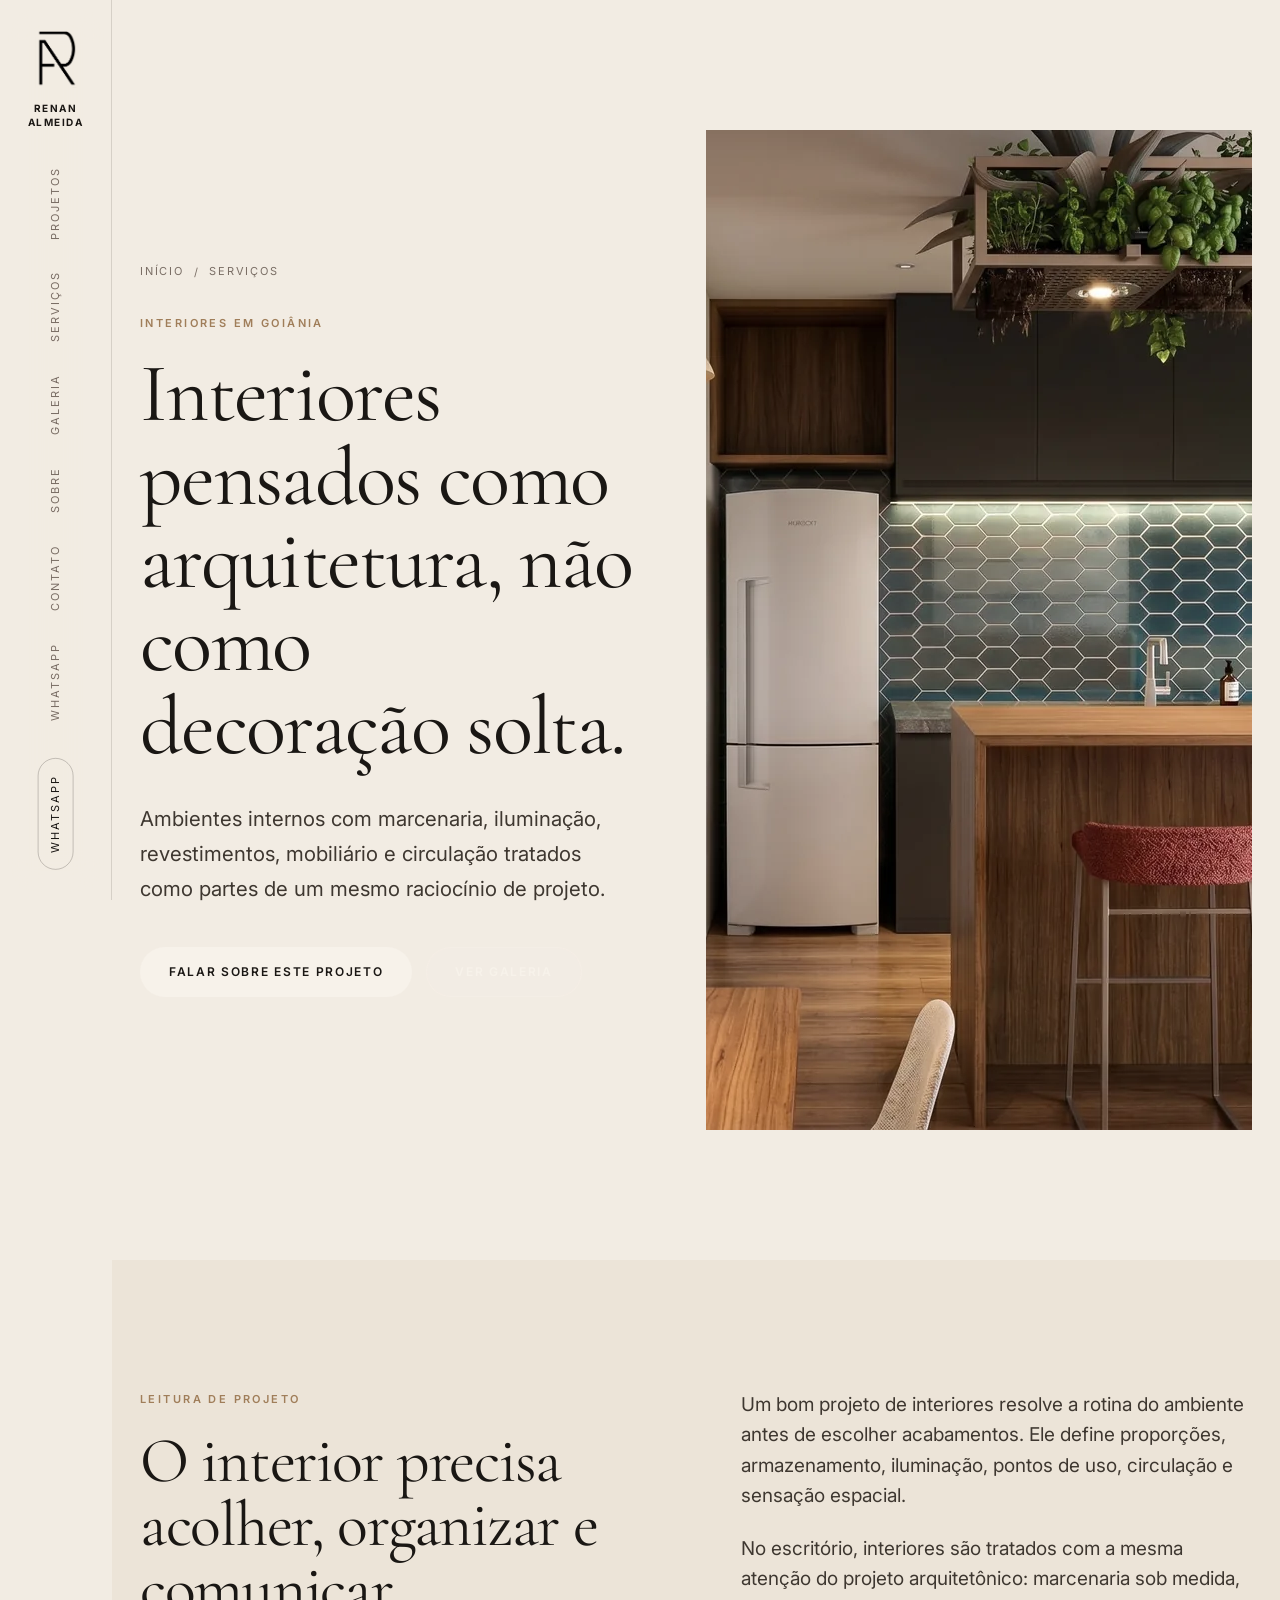
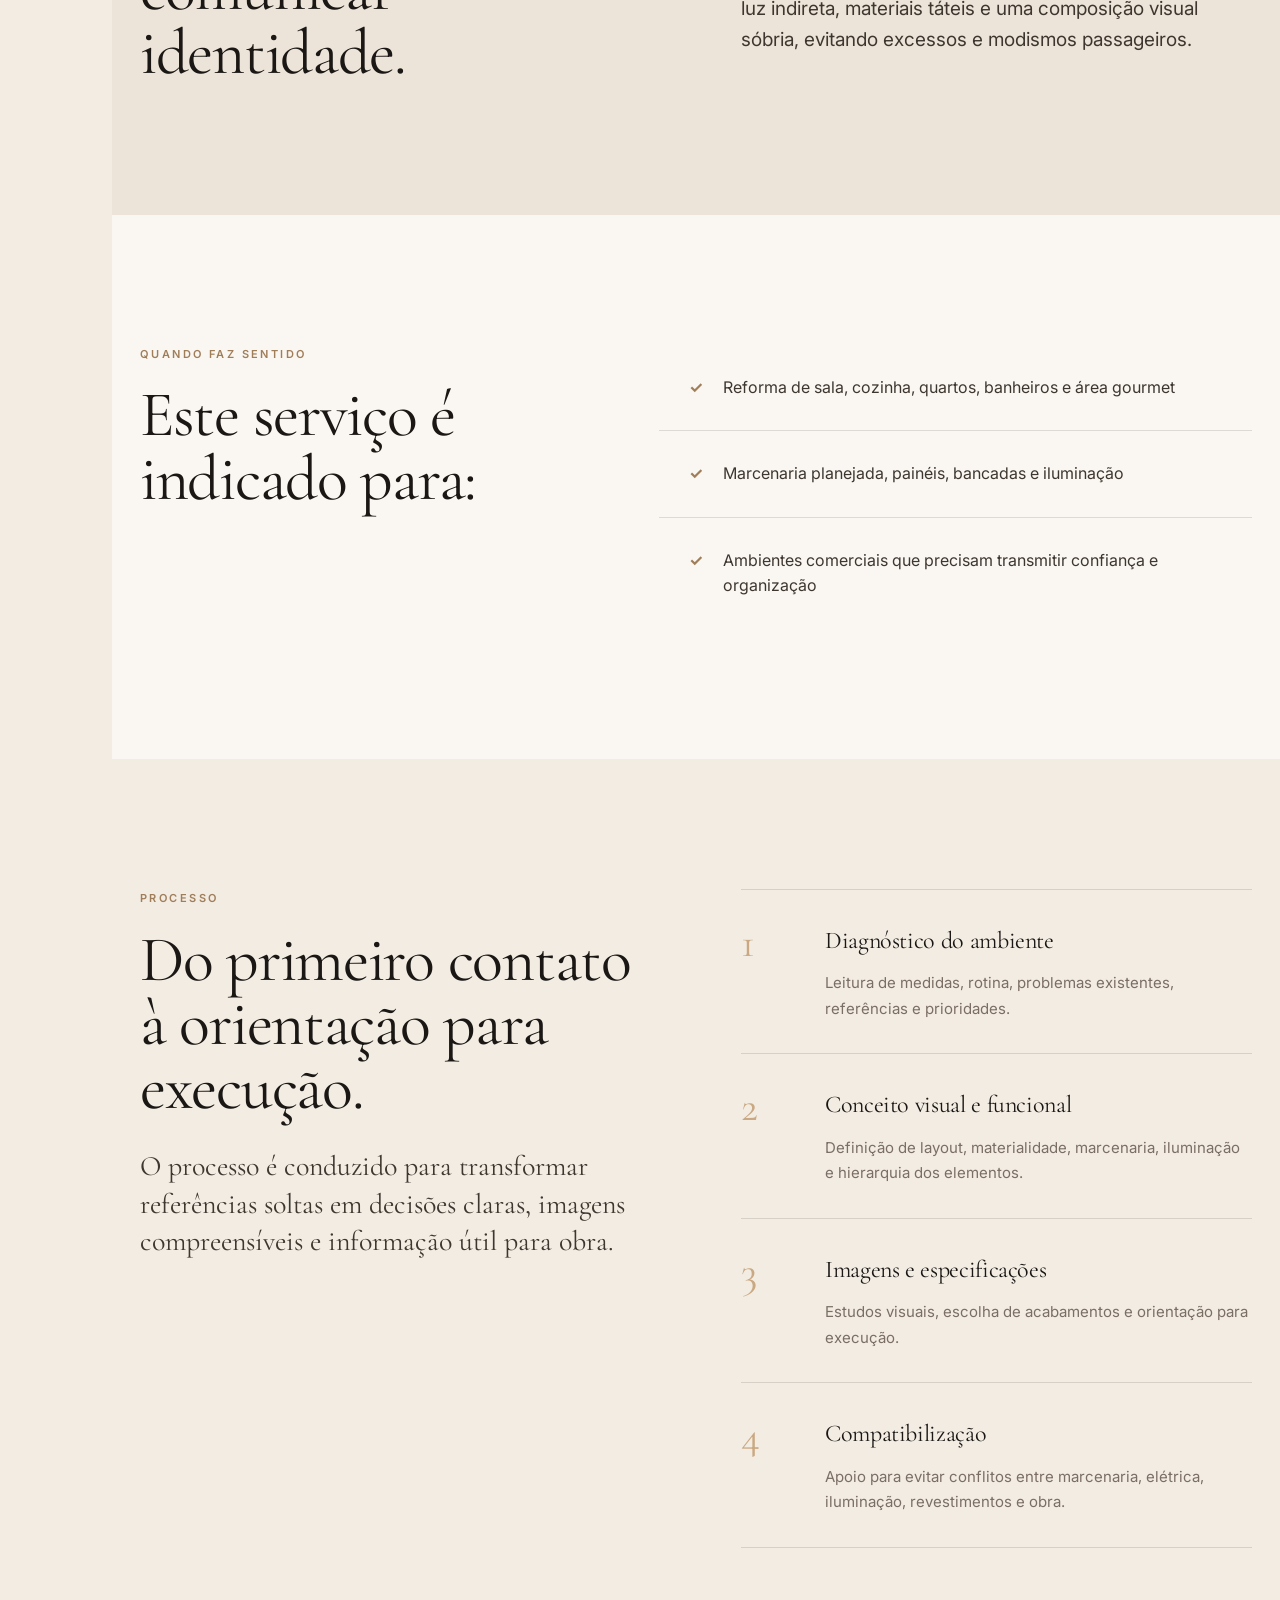
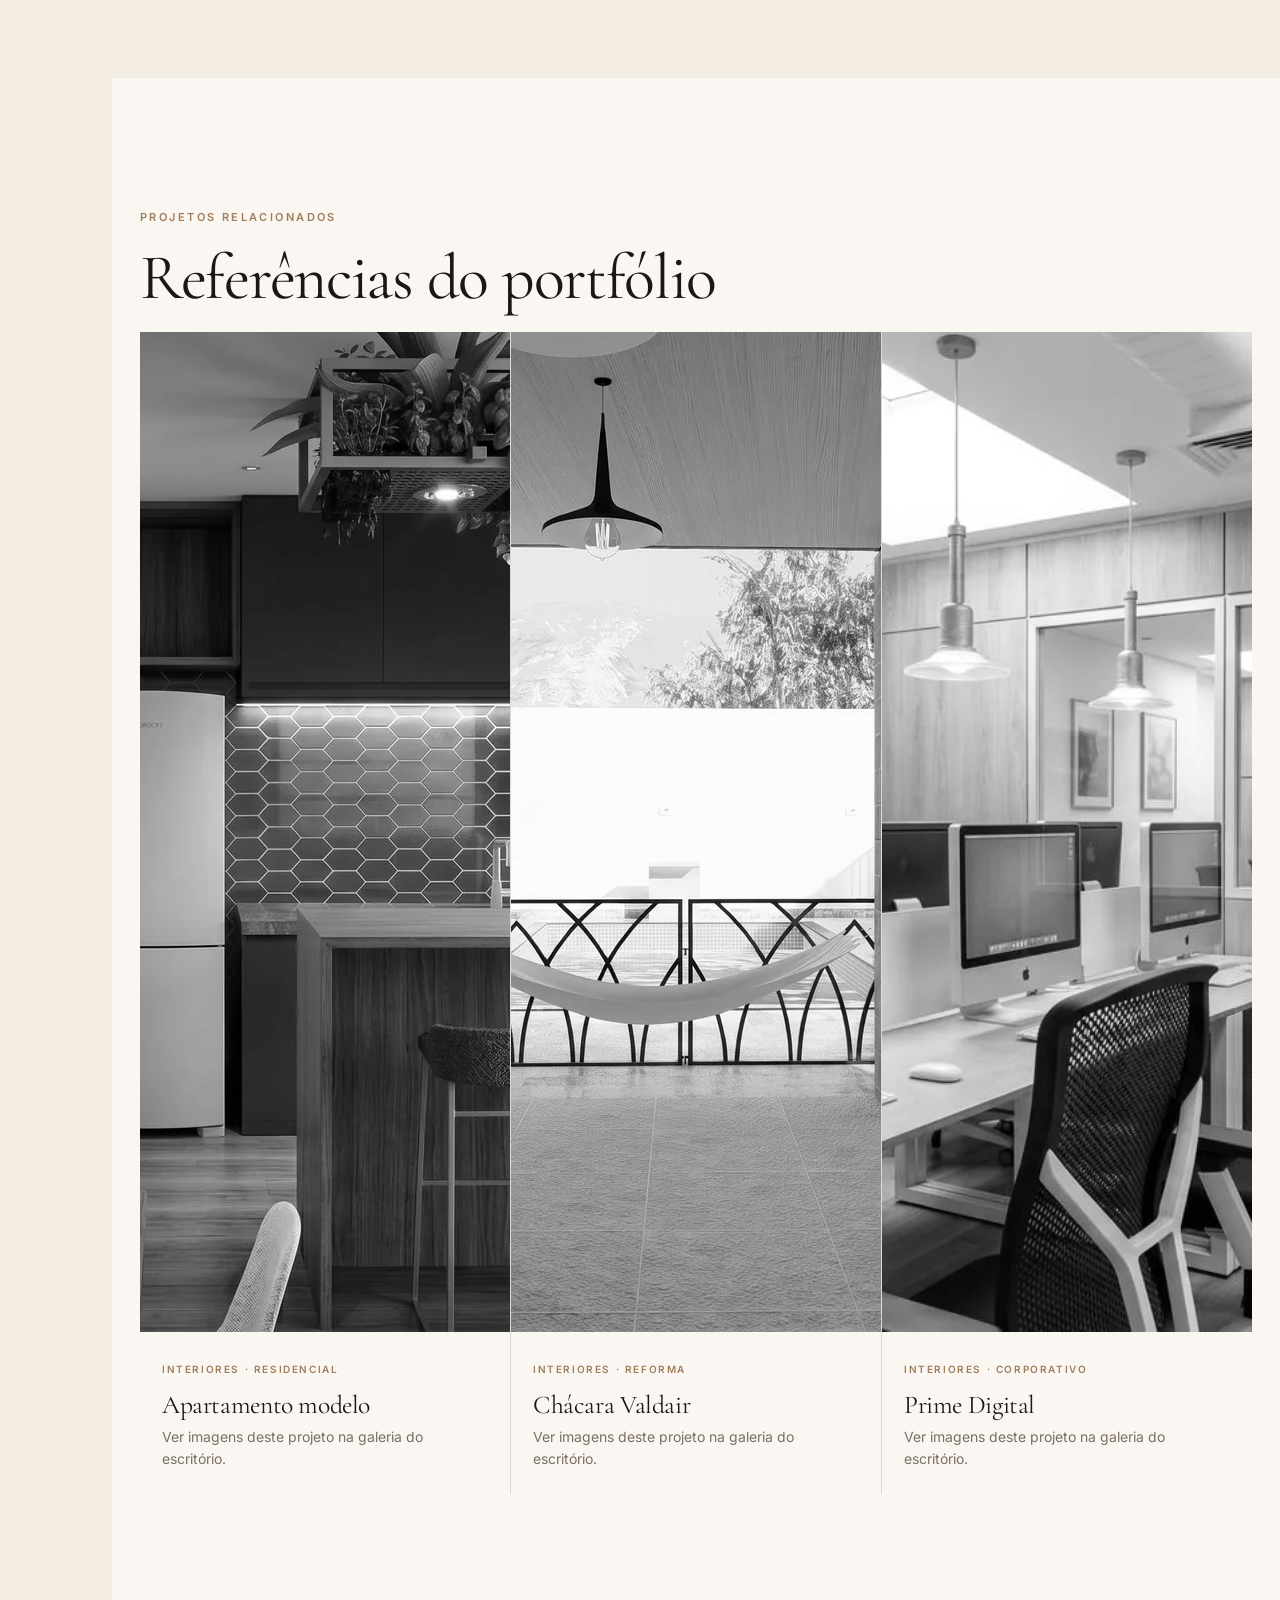
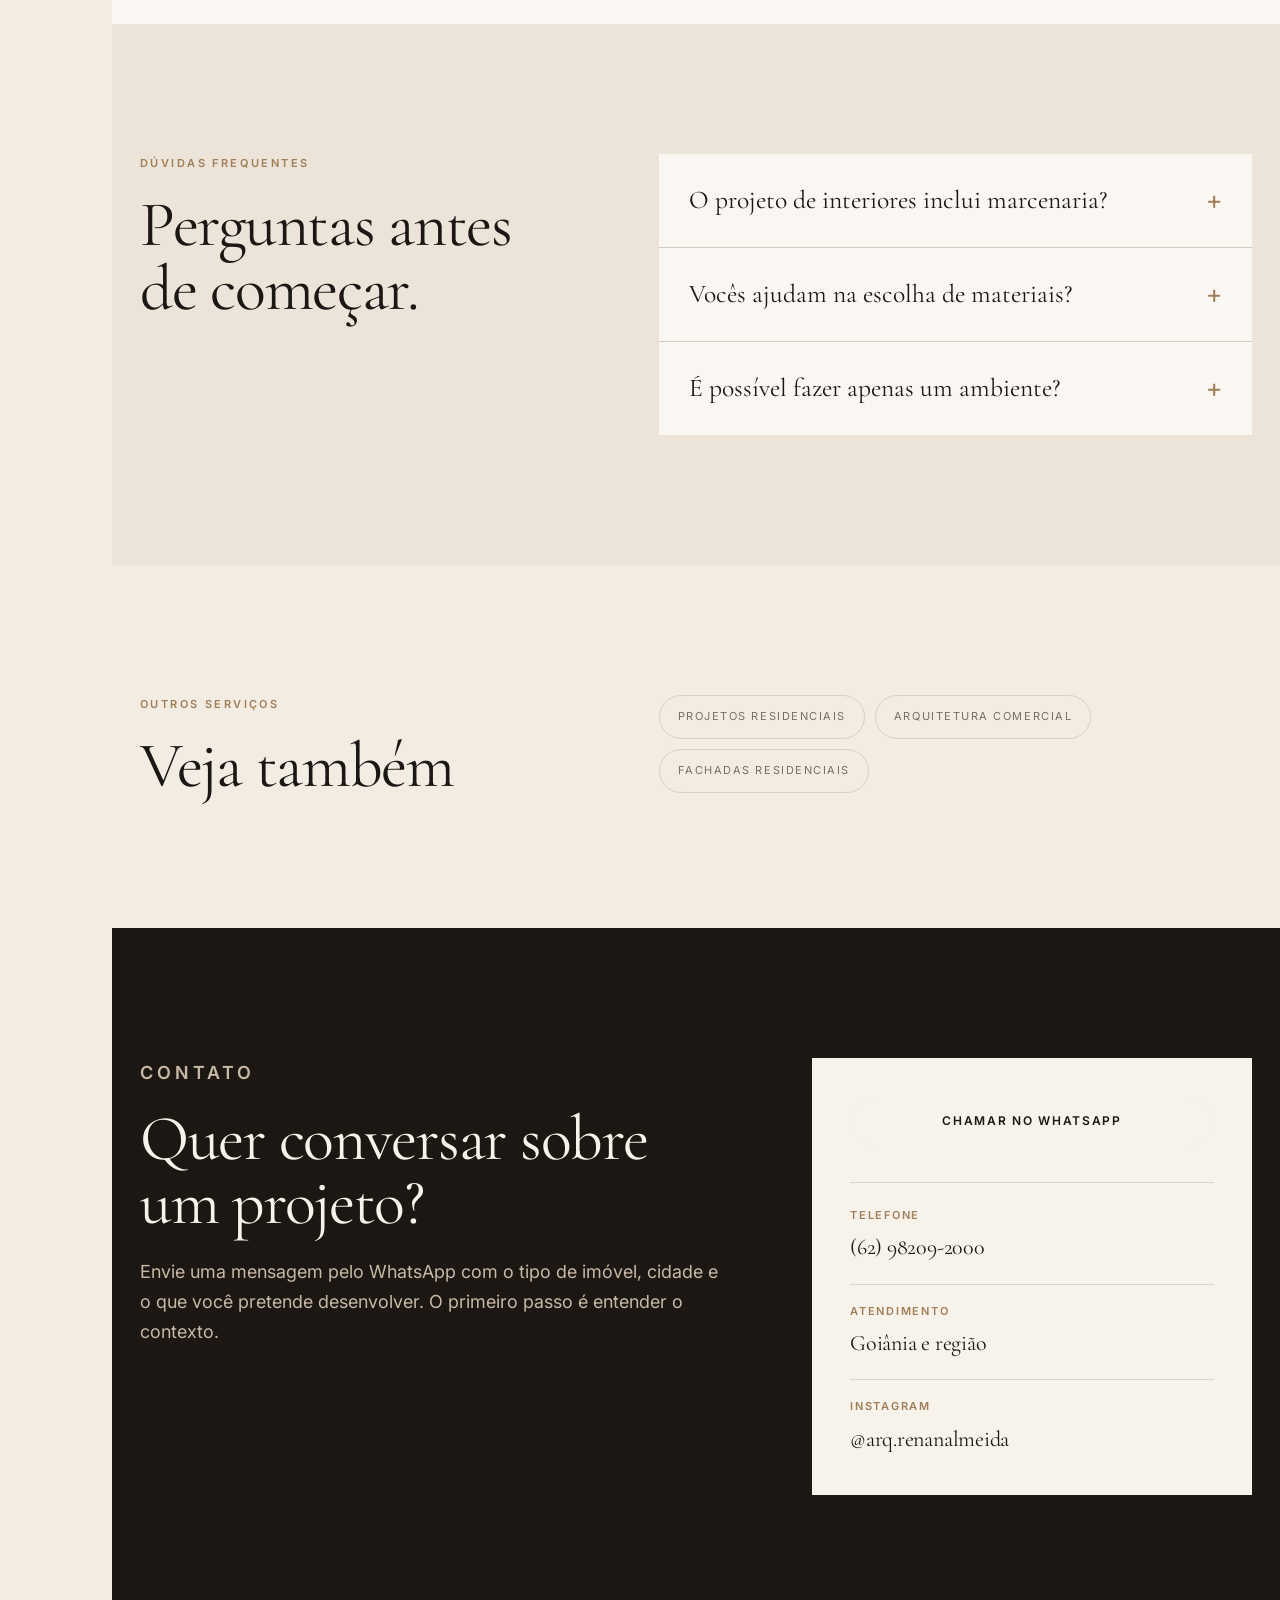
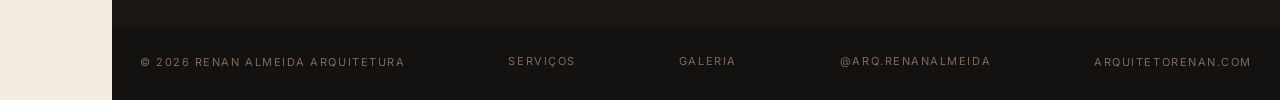
<file: interiores-goiania.html>
<!doctype html>
<html lang="pt-BR">
<head>
  <meta charset="utf-8">
  <meta name="viewport" content="width=device-width, initial-scale=1">
  <title>Arquitetura de Interiores em Goiânia | Renan Almeida Arquitetura</title>
  <meta name="description" content="Arquitetura de interiores em Goiânia para residências e ambientes comerciais com marcenaria, iluminação, materiais naturais e composição sofisticada.">
  <meta name="theme-color" content="#f2ece3">
  <link rel="canonical" href="https://arquitetorenan.com/interiores-goiania.html">
  <meta name="robots" content="index, follow">
  <meta name="author" content="Renan Almeida Arquitetura">
  <meta name="geo.region" content="BR-GO">
  <meta name="geo.placename" content="Goiânia">
  <meta property="og:locale" content="pt_BR">
  <meta property="og:site_name" content="Renan Almeida Arquitetura">
  <meta property="og:title" content="Arquitetura de Interiores em Goiânia | Renan Almeida Arquitetura">
  <meta property="og:description" content="Interiores em Goiânia com marcenaria, iluminação, materiais naturais e sofisticação discreta.">
  <meta property="og:type" content="website">
  <meta property="og:url" content="https://arquitetorenan.com/interiores-goiania.html">
  <meta property="og:image" content="https://arquitetorenan.com/assets/og-image.jpg">
  <meta property="og:image:alt" content="Renan Almeida Arquitetura — Interiores em Goiânia">
  <meta name="twitter:card" content="summary_large_image">
  <meta name="twitter:title" content="Arquitetura de Interiores em Goiânia | Renan Almeida Arquitetura">
  <meta name="twitter:description" content="Interiores em Goiânia com marcenaria, iluminação, materiais naturais e sofisticação discreta.">
  <meta name="twitter:image" content="https://arquitetorenan.com/assets/og-image.jpg">
  <link rel="icon" type="image/png" href="assets/favicon.png">
  <link rel="preconnect" href="https://fonts.googleapis.com">
  <link rel="preconnect" href="https://fonts.gstatic.com" crossorigin>
  <link href="https://fonts.googleapis.com/css2?family=Cormorant+Garamond:ital,wght@0,300;0,400;0,500;1,300;1,400&family=Inter:wght@400;500;600;700&display=swap" rel="stylesheet">
  <link rel="stylesheet" href="styles.css">
  <script type="application/ld+json">
  {
    "@context": "https://schema.org",
    "@graph": [
      {
        "@type": "ProfessionalService",
        "@id": "https://arquitetorenan.com/#escritorio",
        "name": "Renan Almeida Arquitetura",
        "url": "https://arquitetorenan.com/",
        "logo": "https://arquitetorenan.com/assets/logo-mark.png",
        "image": "https://arquitetorenan.com/assets/og-image.jpg",
        "telephone": "+55-62-98209-2000",
        "address": {
          "@type": "PostalAddress",
          "addressLocality": "Goiânia",
          "addressRegion": "GO",
          "addressCountry": "BR"
        },
        "areaServed": ["Goiânia", "Goiás"],
        "sameAs": ["https://www.instagram.com/arq.renanalmeida/"]
      },
      {
        "@type": "Service",
        "name": "Arquitetura de interiores",
        "serviceType": "Arquitetura de interiores",
        "provider": {"@id": "https://arquitetorenan.com/#escritorio"},
        "areaServed": {"@type": "City", "name": "Goiânia"},
        "description": "Arquitetura de interiores em Goiânia para residências e ambientes comerciais com marcenaria, iluminação, materiais naturais e composição sofisticada."
      },
      {
        "@type": "WebPage",
        "@id": "https://arquitetorenan.com/interiores-goiania.html#webpage",
        "url": "https://arquitetorenan.com/interiores-goiania.html",
        "name": "Arquitetura de Interiores em Goiânia | Renan Almeida Arquitetura",
        "description": "Arquitetura de interiores em Goiânia para residências e ambientes comerciais com marcenaria, iluminação, materiais naturais e composição sofisticada.",
        "isPartOf": {"@id": "https://arquitetorenan.com/#website"},
        "inLanguage": "pt-BR"
      },
      {
        "@type": "BreadcrumbList",
        "itemListElement": [
          {"@type": "ListItem", "position": 1, "name": "Início", "item": "https://arquitetorenan.com/"},
          {"@type": "ListItem", "position": 2, "name": "Interiores em Goiânia", "item": "https://arquitetorenan.com/interiores-goiania.html"}
        ]
      }
    ]
  }
  </script>
</head>
<body class="service-page">
  <a class="skip-link" href="#conteudo">Pular para o conteúdo</a>

  <aside class="side-rail" aria-label="Menu principal">
    <a class="rail-brand" href="index.html" aria-label="Renan Almeida Arquitetura">
      <img src="assets/logo-mark.png" alt="" aria-hidden="true">
      <span>Renan<br>Almeida</span>
    </a>
    <nav class="rail-nav">
      <a href="index.html#projetos">Projetos</a>
      <a href="index.html#servicos">Serviços</a>
      <a href="galeria.html">Galeria</a>
      <a href="index.html#sobre">Sobre</a>
      <a href="index.html#contato">Contato</a>
      <a class="mobile-menu-whatsapp" href="https://wa.me/5562982092000?text=Ol%C3%A1%2C%20Renan.%20Vim%20pelo%20site%20e%20gostaria%20de%20falar%20sobre%20um%20projeto." target="_blank" rel="noopener">WhatsApp</a>
    </nav>
    <a class="rail-cta" href="https://wa.me/5562982092000?text=Ol%C3%A1%2C%20Renan.%20Vim%20pelo%20site%20e%20gostaria%20de%20falar%20sobre%20um%20projeto." target="_blank" rel="noopener">WhatsApp</a>
  </aside>

  <header class="mobile-header">
    <a class="mobile-brand" href="index.html">
      <img src="assets/logo-mark.png" alt="">
      <span>Renan Almeida</span>
    </a>
    <button class="menu-toggle" type="button" aria-expanded="false" aria-controls="mobile-menu">Menu</button>
    <nav id="mobile-menu" class="mobile-menu" hidden>
      <a href="index.html#projetos">Projetos</a>
      <a href="index.html#servicos">Serviços</a>
      <a href="galeria.html">Galeria</a>
      <a href="index.html#sobre">Sobre</a>
      <a href="index.html#contato">Contato</a>
      <a class="mobile-menu-whatsapp" href="https://wa.me/5562982092000?text=Ol%C3%A1%2C%20Renan.%20Vim%20pelo%20site%20e%20gostaria%20de%20falar%20sobre%20um%20projeto." target="_blank" rel="noopener">WhatsApp</a>
    </nav>
  </header>
  <main id="conteudo">
    <section class="service-hero section-pad">
      <div class="container service-hero-grid">
        <div class="service-hero-copy reveal">
          <nav class="breadcrumbs" aria-label="Breadcrumb"><a href="index.html">Início</a><span>/</span><a href="index.html#servicos">Serviços</a></nav>
          <p class="eyebrow">Interiores em Goiânia</p>
          <h1>Interiores pensados como arquitetura, não como decoração solta.</h1>
          <p class="service-lead">Ambientes internos com marcenaria, iluminação, revestimentos, mobiliário e circulação tratados como partes de um mesmo raciocínio de projeto.</p>
          <div class="hero-actions">
            <a class="btn btn-primary" href="https://wa.me/5562982092000?text=Ol%C3%A1%2C%20Renan.%20Vim%20pelo%20site%20e%20gostaria%20de%20falar%20sobre%20um%20projeto." target="_blank" rel="noopener">Falar sobre este projeto</a>
            <a class="btn btn-secondary" href="galeria.html">Ver galeria</a>
          </div>
        </div>
        <figure class="service-hero-image reveal reveal-delay-1">
          <img src="assets/img/apartamento-modelo.webp" alt="Sala e cozinha integrada em projeto de interiores em Goiânia" width="1600" height="1000" loading="eager">
        </figure>
      </div>
    </section>

    <section class="service-intro section-pad soft-bg">
      <div class="container two-cols align-start">
        <div class="reveal">
          <p class="eyebrow">Leitura de projeto</p>
          <h2>O interior precisa acolher, organizar e comunicar identidade.</h2>
        </div>
        <div class="intro-copy reveal reveal-delay-1">
          <p>Um bom projeto de interiores resolve a rotina do ambiente antes de escolher acabamentos. Ele define proporções, armazenamento, iluminação, pontos de uso, circulação e sensação espacial.</p><p>No escritório, interiores são tratados com a mesma atenção do projeto arquitetônico: marcenaria sob medida, luz indireta, materiais táteis e uma composição visual sóbria, evitando excessos e modismos passageiros.</p>
        </div>
      </div>
    </section>

    <section class="service-fit section-pad paper-bg">
      <div class="container service-fit-grid">
        <div class="reveal">
          <p class="eyebrow">Quando faz sentido</p>
          <h2>Este serviço é indicado para:</h2>
        </div>
        <ul class="check-list reveal reveal-delay-1">
          <li>Reforma de sala, cozinha, quartos, banheiros e área gourmet</li>
<li>Marcenaria planejada, painéis, bancadas e iluminação</li>
<li>Ambientes comerciais que precisam transmitir confiança e organização</li>
        </ul>
      </div>
    </section>

    <section class="section-pad">
      <div class="container two-cols align-start">
        <div class="reveal">
          <p class="eyebrow">Processo</p>
          <h2>Do primeiro contato à orientação para execução.</h2>
          <p class="lead" style="margin-top: 28px;">O processo é conduzido para transformar referências soltas em decisões claras, imagens compreensíveis e informação útil para obra.</p>
        </div>
        <ol class="process-list reveal reveal-delay-1">
          
          <li class="process-item">
            <span class="process-num">1</span>
            <div class="process-content">
              <strong>Diagnóstico do ambiente</strong>
              <p>Leitura de medidas, rotina, problemas existentes, referências e prioridades.</p>
            </div>
          </li>

          <li class="process-item">
            <span class="process-num">2</span>
            <div class="process-content">
              <strong>Conceito visual e funcional</strong>
              <p>Definição de layout, materialidade, marcenaria, iluminação e hierarquia dos elementos.</p>
            </div>
          </li>

          <li class="process-item">
            <span class="process-num">3</span>
            <div class="process-content">
              <strong>Imagens e especificações</strong>
              <p>Estudos visuais, escolha de acabamentos e orientação para execução.</p>
            </div>
          </li>

          <li class="process-item">
            <span class="process-num">4</span>
            <div class="process-content">
              <strong>Compatibilização</strong>
              <p>Apoio para evitar conflitos entre marcenaria, elétrica, iluminação, revestimentos e obra.</p>
            </div>
          </li>
        </ol>
      </div>
    </section>

    <section class="portfolio-grid section-pad paper-bg">
      <div class="container">
        <div class="section-head compact reveal">
          <p class="eyebrow">Projetos relacionados</p>
          <h2>Referências do portfólio</h2>
        </div>
        <div class="grid-cards">
          
          <article class="project-card reveal">
            <a href="galeria.html#apartamento-modelo" aria-label="Ver projeto Apartamento modelo na galeria">
              <figure><img src="assets/img/apartamento-modelo.webp" alt="Apartamento modelo" loading="lazy" width="1600" height="1000"></figure>
              <div class="card-info">
                <span class="card-tag">Interiores · residencial</span>
                <h3>Apartamento modelo</h3>
                <p>Ver imagens deste projeto na galeria do escritório.</p>
              </div>
            </a>
          </article>

          <article class="project-card reveal">
            <a href="galeria.html#valdair" aria-label="Ver projeto Chácara Valdair na galeria">
              <figure><img src="assets/img/valdair.webp" alt="Chácara Valdair" loading="lazy" width="1600" height="1000"></figure>
              <div class="card-info">
                <span class="card-tag">Interiores · reforma</span>
                <h3>Chácara Valdair</h3>
                <p>Ver imagens deste projeto na galeria do escritório.</p>
              </div>
            </a>
          </article>

          <article class="project-card reveal">
            <a href="galeria.html#prime-digital" aria-label="Ver projeto Prime Digital na galeria">
              <figure><img src="assets/img/prime-digital.webp" alt="Prime Digital" loading="lazy" width="1600" height="1000"></figure>
              <div class="card-info">
                <span class="card-tag">Interiores · corporativo</span>
                <h3>Prime Digital</h3>
                <p>Ver imagens deste projeto na galeria do escritório.</p>
              </div>
            </a>
          </article>
        </div>
      </div>
    </section>

    <section class="service-faq section-pad soft-bg">
      <div class="container service-faq-grid">
        <div class="reveal">
          <p class="eyebrow">Dúvidas frequentes</p>
          <h2>Perguntas antes de começar.</h2>
        </div>
        <div class="faq-list">
          
          <details class="faq-item reveal">
            <summary>O projeto de interiores inclui marcenaria?</summary>
            <p>Pode incluir, conforme escopo contratado. A marcenaria costuma ser uma das partes mais importantes para organizar o espaço e dar unidade visual.</p>
          </details>

          <details class="faq-item reveal">
            <summary>Vocês ajudam na escolha de materiais?</summary>
            <p>Sim. A escolha de materiais é orientada pelo conceito do projeto, uso do ambiente, manutenção e coerência estética.</p>
          </details>

          <details class="faq-item reveal">
            <summary>É possível fazer apenas um ambiente?</summary>
            <p>Sim. O projeto pode ser feito por ambiente, conjunto de ambientes ou reforma completa, dependendo da necessidade do cliente.</p>
          </details>
        </div>
      </div>
    </section>

    <section class="service-related section-pad">
      <div class="container related-grid">
        <div>
          <p class="eyebrow">Outros serviços</p>
          <h2>Veja também</h2>
        </div>
        <div class="related-links"><a href="projetos-residenciais-goiania.html">Projetos residenciais</a><a href="arquitetura-comercial-goiania.html">Arquitetura comercial</a><a href="fachadas-residenciais-goiania.html">Fachadas residenciais</a></div>
      </div>
    </section>

    <section class="contact section-pad deep-bg">
      <div class="container contact-grid">
        <div class="reveal">
          <p class="eyebrow">Contato</p>
          <h2>Quer conversar sobre um projeto?</h2>
          <p>Envie uma mensagem pelo WhatsApp com o tipo de imóvel, cidade e o que você pretende desenvolver. O primeiro passo é entender o contexto.</p>
        </div>
        <div class="contact-card reveal reveal-delay-1">
          <a class="btn btn-primary full" href="https://wa.me/5562982092000?text=Ol%C3%A1%2C%20Renan.%20Vim%20pelo%20site%20e%20gostaria%20de%20falar%20sobre%20um%20projeto." target="_blank" rel="noopener">Chamar no WhatsApp</a>
          <div class="contact-info-line"><div class="contact-info-label">Telefone</div><div class="contact-info-val"><a href="tel:+5562982092000">(62) 98209-2000</a></div></div>
          <div class="contact-info-line"><div class="contact-info-label">Atendimento</div><div class="contact-info-val">Goiânia e região</div></div>
          <div class="contact-info-line"><div class="contact-info-label">Instagram</div><div class="contact-info-val"><a href="https://www.instagram.com/arq.renanalmeida/" target="_blank" rel="noopener">@arq.renanalmeida</a></div></div>
        </div>
      </div>
    </section>
  </main>

  <footer class="footer">
    <div class="container footer-inner service-footer-inner">
      <span>© <span id="year"></span> Renan Almeida Arquitetura</span>
      <a href="index.html#servicos">Serviços</a>
      <a href="galeria.html">Galeria</a>
      <a href="https://www.instagram.com/arq.renanalmeida/" target="_blank" rel="noopener">@arq.renanalmeida</a>
      <span>arquitetorenan.com</span>
    </div>
  </footer>
  <script src="script.js" defer></script>
  <a class="mobile-floating-whatsapp" href="https://wa.me/5562982092000?text=Ol%C3%A1%2C%20Renan.%20Vim%20pelo%20site%20e%20gostaria%20de%20falar%20sobre%20um%20projeto." target="_blank" rel="noopener">Falar pelo WhatsApp</a>
</body>
</html>
</file>
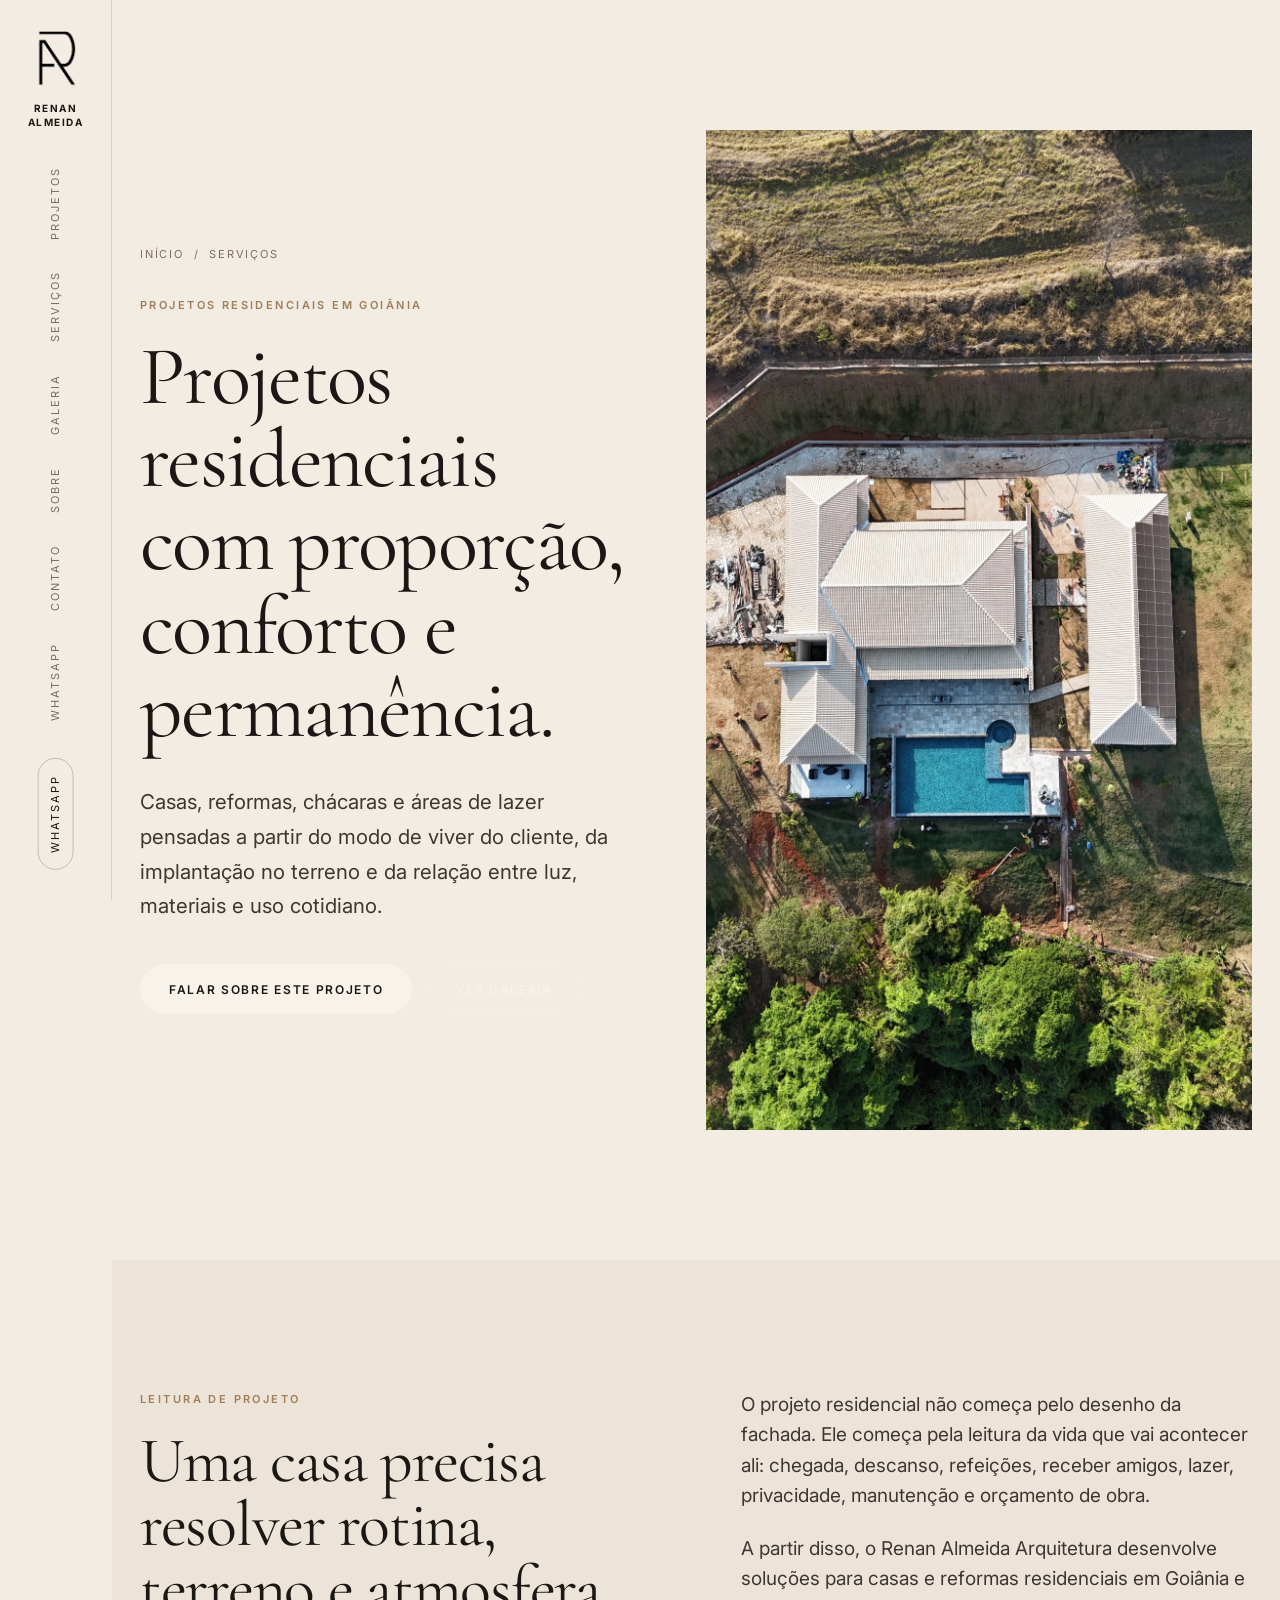
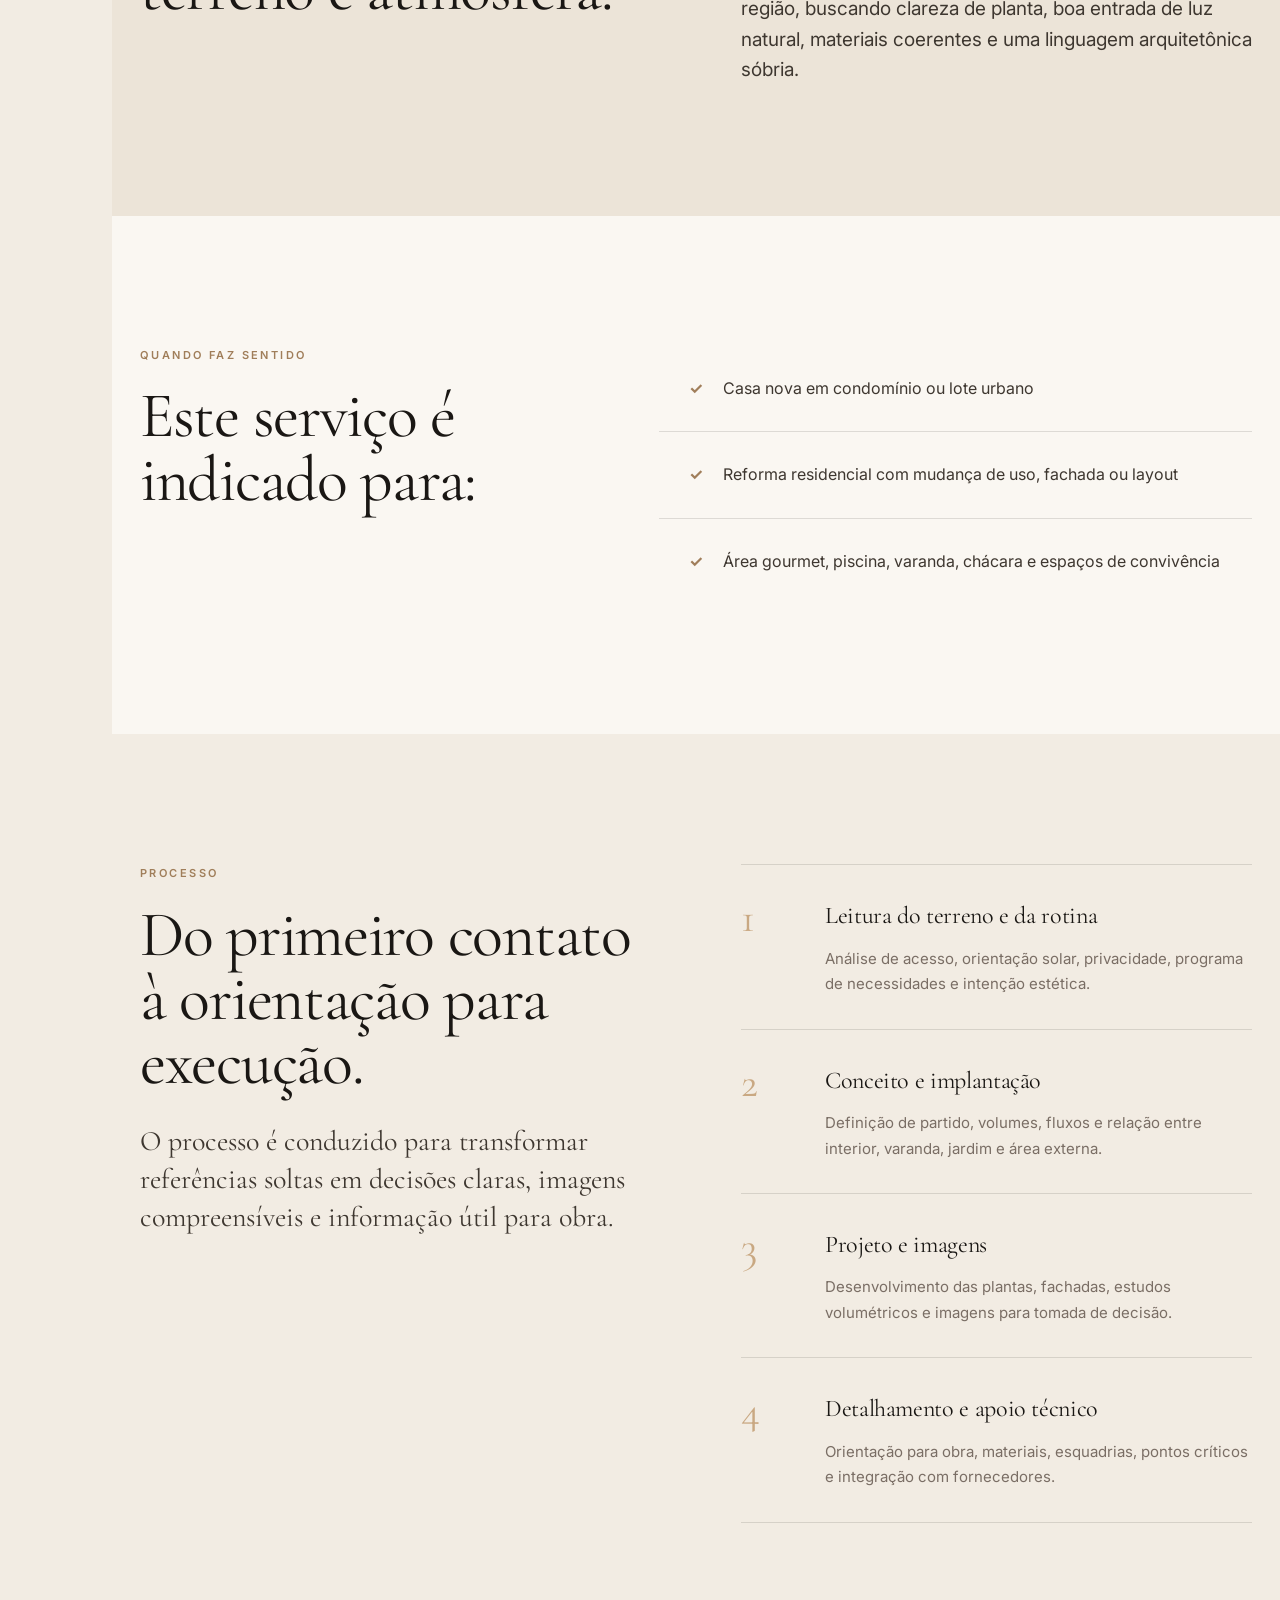
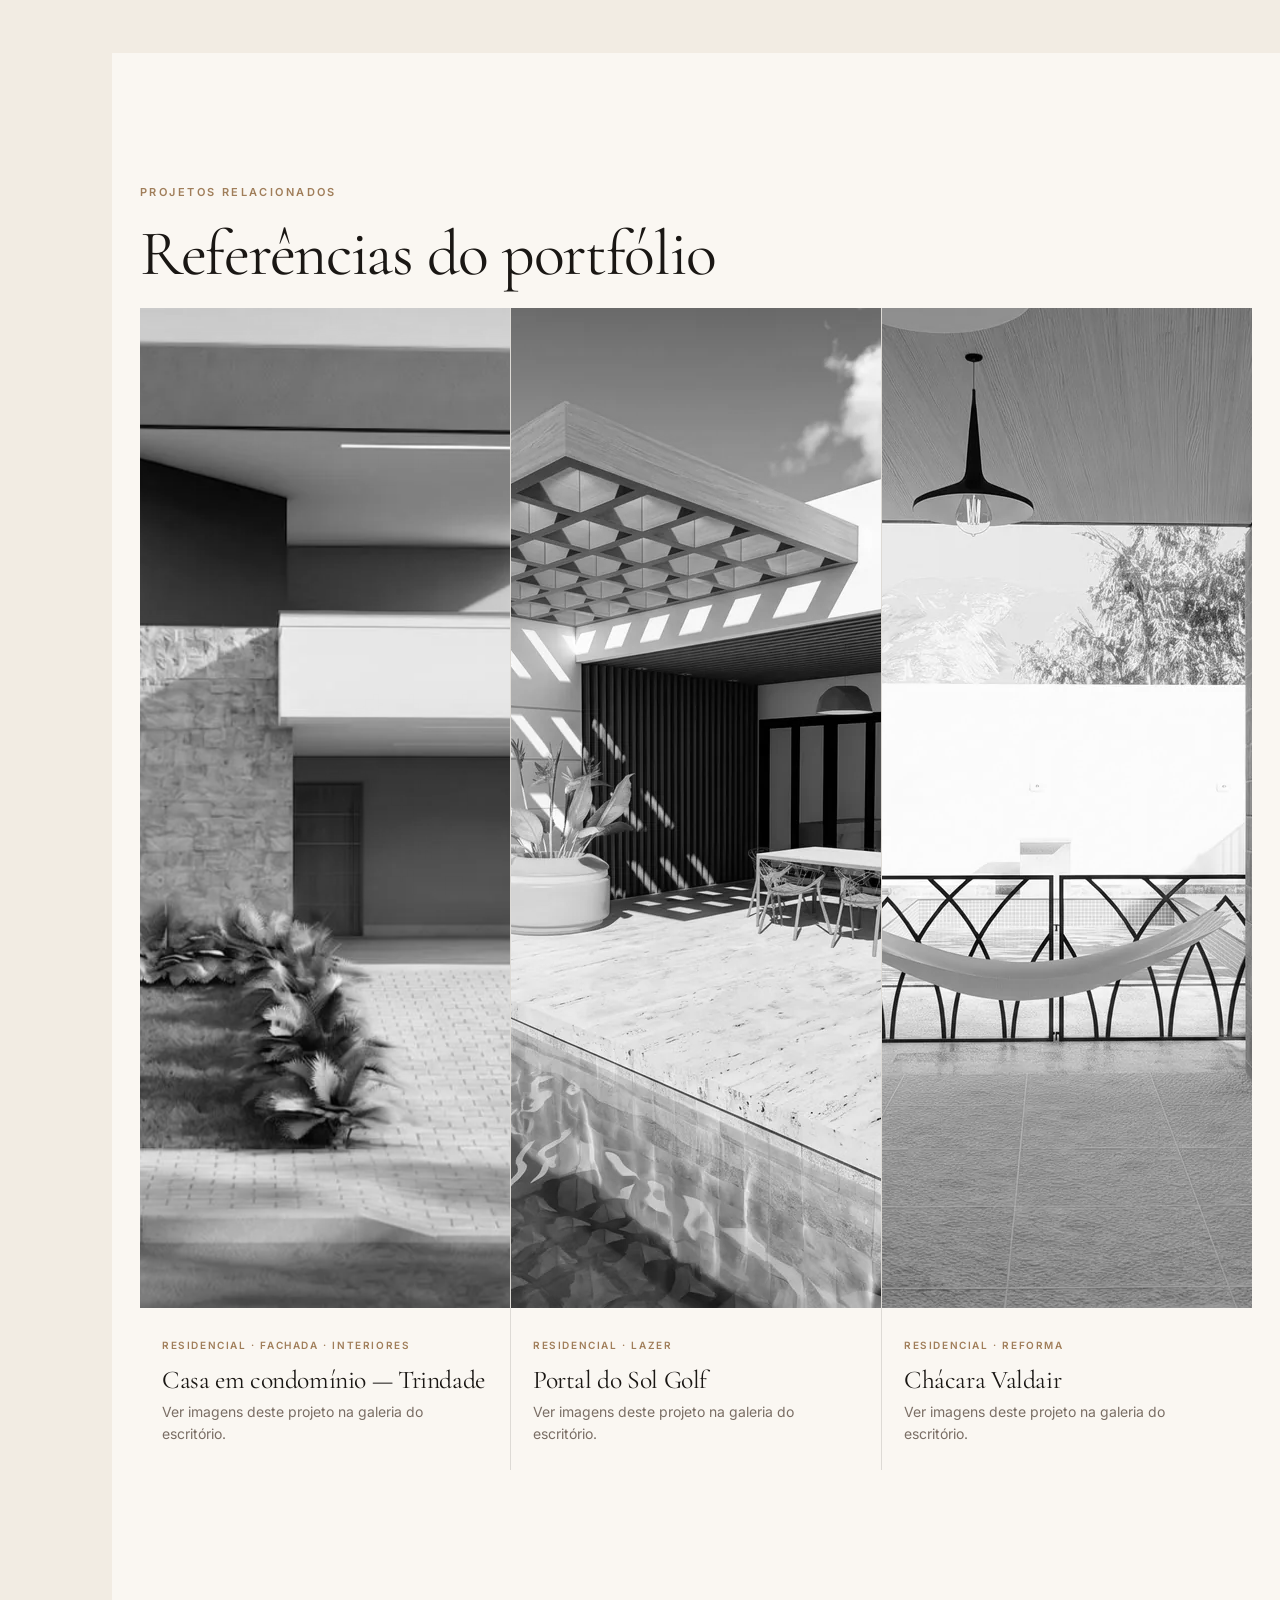
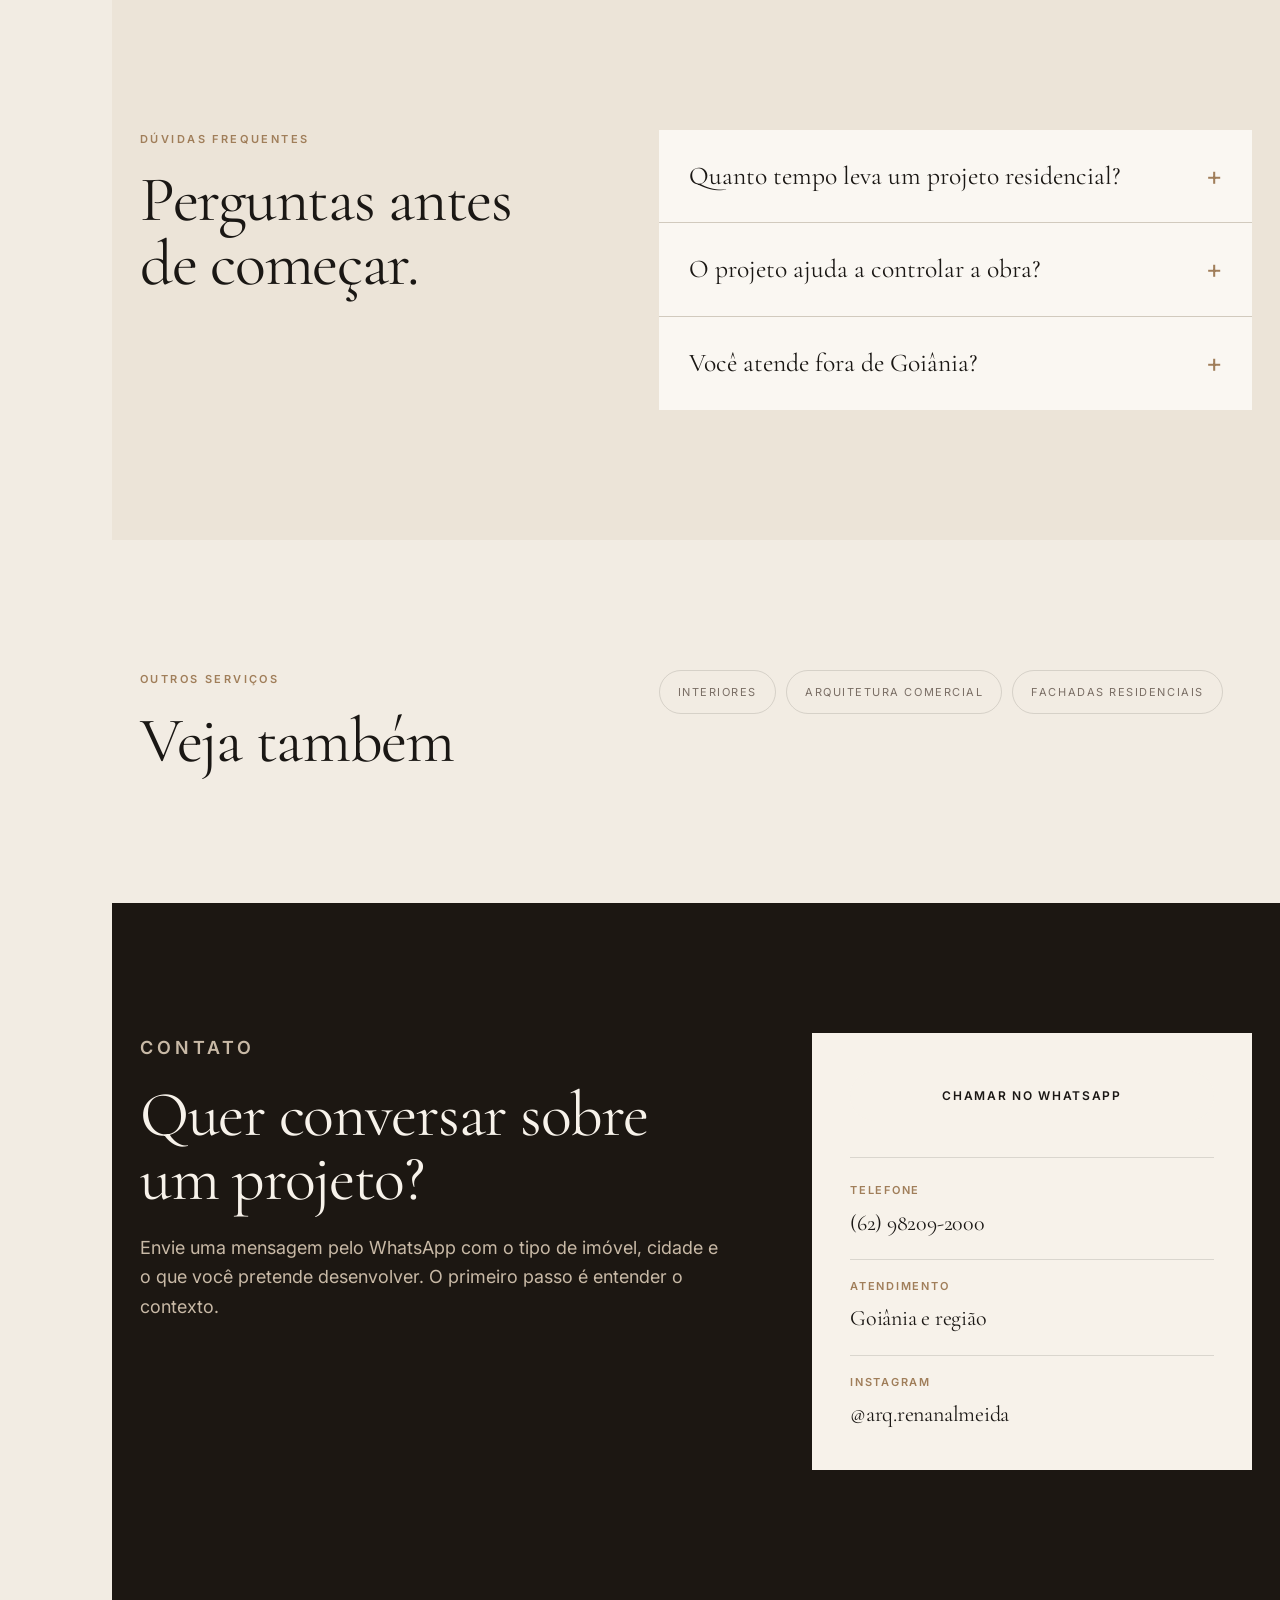
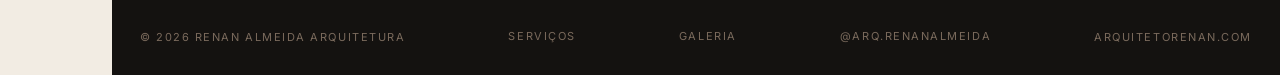
<file: projetos-residenciais-goiania.html>
<!doctype html>
<html lang="pt-BR">
<head>
  <meta charset="utf-8">
  <meta name="viewport" content="width=device-width, initial-scale=1">
  <title>Projetos Residenciais em Goiânia | Renan Almeida Arquitetura</title>
  <meta name="description" content="Projetos residenciais em Goiânia para casas, reformas, chácaras e áreas de lazer com implantação, conforto, luz natural e sofisticação discreta.">
  <meta name="theme-color" content="#f2ece3">
  <link rel="canonical" href="https://arquitetorenan.com/projetos-residenciais-goiania.html">
  <meta name="robots" content="index, follow">
  <meta name="author" content="Renan Almeida Arquitetura">
  <meta name="geo.region" content="BR-GO">
  <meta name="geo.placename" content="Goiânia">
  <meta property="og:locale" content="pt_BR">
  <meta property="og:site_name" content="Renan Almeida Arquitetura">
  <meta property="og:title" content="Projetos Residenciais em Goiânia | Renan Almeida Arquitetura">
  <meta property="og:description" content="Projetos residenciais em Goiânia para casas, reformas, chácaras e áreas de lazer.">
  <meta property="og:type" content="website">
  <meta property="og:url" content="https://arquitetorenan.com/projetos-residenciais-goiania.html">
  <meta property="og:image" content="https://arquitetorenan.com/assets/og-image.jpg">
  <meta property="og:image:alt" content="Renan Almeida Arquitetura — Projetos residenciais em Goiânia">
  <meta name="twitter:card" content="summary_large_image">
  <meta name="twitter:title" content="Projetos Residenciais em Goiânia | Renan Almeida Arquitetura">
  <meta name="twitter:description" content="Projetos residenciais em Goiânia para casas, reformas, chácaras e áreas de lazer.">
  <meta name="twitter:image" content="https://arquitetorenan.com/assets/og-image.jpg">
  <link rel="icon" type="image/png" href="assets/favicon.png">
  <link rel="preconnect" href="https://fonts.googleapis.com">
  <link rel="preconnect" href="https://fonts.gstatic.com" crossorigin>
  <link href="https://fonts.googleapis.com/css2?family=Cormorant+Garamond:ital,wght@0,300;0,400;0,500;1,300;1,400&family=Inter:wght@400;500;600;700&display=swap" rel="stylesheet">
  <link rel="stylesheet" href="styles.css">
  <script type="application/ld+json">
  {
    "@context": "https://schema.org",
    "@graph": [
      {
        "@type": "ProfessionalService",
        "@id": "https://arquitetorenan.com/#escritorio",
        "name": "Renan Almeida Arquitetura",
        "url": "https://arquitetorenan.com/",
        "logo": "https://arquitetorenan.com/assets/logo-mark.png",
        "image": "https://arquitetorenan.com/assets/og-image.jpg",
        "telephone": "+55-62-98209-2000",
        "address": {
          "@type": "PostalAddress",
          "addressLocality": "Goiânia",
          "addressRegion": "GO",
          "addressCountry": "BR"
        },
        "areaServed": ["Goiânia", "Goiás"],
        "sameAs": ["https://www.instagram.com/arq.renanalmeida/"]
      },
      {
        "@type": "Service",
        "name": "Projeto arquitetônico residencial",
        "serviceType": "Projeto arquitetônico residencial",
        "provider": {"@id": "https://arquitetorenan.com/#escritorio"},
        "areaServed": {"@type": "City", "name": "Goiânia"},
        "description": "Projetos residenciais em Goiânia para casas, reformas, chácaras e áreas de lazer com implantação, conforto, luz natural e sofisticação discreta."
      },
      {
        "@type": "WebPage",
        "@id": "https://arquitetorenan.com/projetos-residenciais-goiania.html#webpage",
        "url": "https://arquitetorenan.com/projetos-residenciais-goiania.html",
        "name": "Projetos Residenciais em Goiânia | Renan Almeida Arquitetura",
        "description": "Projetos residenciais em Goiânia para casas, reformas, chácaras e áreas de lazer com implantação, conforto, luz natural e sofisticação discreta.",
        "isPartOf": {"@id": "https://arquitetorenan.com/#website"},
        "inLanguage": "pt-BR"
      },
      {
        "@type": "BreadcrumbList",
        "itemListElement": [
          {"@type": "ListItem", "position": 1, "name": "Início", "item": "https://arquitetorenan.com/"},
          {"@type": "ListItem", "position": 2, "name": "Projetos residenciais em Goiânia", "item": "https://arquitetorenan.com/projetos-residenciais-goiania.html"}
        ]
      }
    ]
  }
  </script>
</head>
<body class="service-page">
  <a class="skip-link" href="#conteudo">Pular para o conteúdo</a>

  <aside class="side-rail" aria-label="Menu principal">
    <a class="rail-brand" href="index.html" aria-label="Renan Almeida Arquitetura">
      <img src="assets/logo-mark.png" alt="" aria-hidden="true">
      <span>Renan<br>Almeida</span>
    </a>
    <nav class="rail-nav">
      <a href="index.html#projetos">Projetos</a>
      <a href="index.html#servicos">Serviços</a>
      <a href="galeria.html">Galeria</a>
      <a href="index.html#sobre">Sobre</a>
      <a href="index.html#contato">Contato</a>
      <a class="mobile-menu-whatsapp" href="https://wa.me/5562982092000?text=Ol%C3%A1%2C%20Renan.%20Vim%20pelo%20site%20e%20gostaria%20de%20falar%20sobre%20um%20projeto." target="_blank" rel="noopener">WhatsApp</a>
    </nav>
    <a class="rail-cta" href="https://wa.me/5562982092000?text=Ol%C3%A1%2C%20Renan.%20Vim%20pelo%20site%20e%20gostaria%20de%20falar%20sobre%20um%20projeto." target="_blank" rel="noopener">WhatsApp</a>
  </aside>

  <header class="mobile-header">
    <a class="mobile-brand" href="index.html">
      <img src="assets/logo-mark.png" alt="">
      <span>Renan Almeida</span>
    </a>
    <button class="menu-toggle" type="button" aria-expanded="false" aria-controls="mobile-menu">Menu</button>
    <nav id="mobile-menu" class="mobile-menu" hidden>
      <a href="index.html#projetos">Projetos</a>
      <a href="index.html#servicos">Serviços</a>
      <a href="galeria.html">Galeria</a>
      <a href="index.html#sobre">Sobre</a>
      <a href="index.html#contato">Contato</a>
      <a class="mobile-menu-whatsapp" href="https://wa.me/5562982092000?text=Ol%C3%A1%2C%20Renan.%20Vim%20pelo%20site%20e%20gostaria%20de%20falar%20sobre%20um%20projeto." target="_blank" rel="noopener">WhatsApp</a>
    </nav>
  </header>
  <main id="conteudo">
    <section class="service-hero section-pad">
      <div class="container service-hero-grid">
        <div class="service-hero-copy reveal">
          <nav class="breadcrumbs" aria-label="Breadcrumb"><a href="index.html">Início</a><span>/</span><a href="index.html#servicos">Serviços</a></nav>
          <p class="eyebrow">Projetos residenciais em Goiânia</p>
          <h1>Projetos residenciais com proporção, conforto e permanência.</h1>
          <p class="service-lead">Casas, reformas, chácaras e áreas de lazer pensadas a partir do modo de viver do cliente, da implantação no terreno e da relação entre luz, materiais e uso cotidiano.</p>
          <div class="hero-actions">
            <a class="btn btn-primary" href="https://wa.me/5562982092000?text=Ol%C3%A1%2C%20Renan.%20Vim%20pelo%20site%20e%20gostaria%20de%20falar%20sobre%20um%20projeto." target="_blank" rel="noopener">Falar sobre este projeto</a>
            <a class="btn btn-secondary" href="galeria.html">Ver galeria</a>
          </div>
        </div>
        <figure class="service-hero-image reveal reveal-delay-1">
          <img src="assets/img/hero-droneresidencial.webp" alt="Vista aérea de residência com piscina em projeto residencial em Goiânia" width="1600" height="1000" loading="eager">
        </figure>
      </div>
    </section>

    <section class="service-intro section-pad soft-bg">
      <div class="container two-cols align-start">
        <div class="reveal">
          <p class="eyebrow">Leitura de projeto</p>
          <h2>Uma casa precisa resolver rotina, terreno e atmosfera.</h2>
        </div>
        <div class="intro-copy reveal reveal-delay-1">
          <p>O projeto residencial não começa pelo desenho da fachada. Ele começa pela leitura da vida que vai acontecer ali: chegada, descanso, refeições, receber amigos, lazer, privacidade, manutenção e orçamento de obra.</p><p>A partir disso, o Renan Almeida Arquitetura desenvolve soluções para casas e reformas residenciais em Goiânia e região, buscando clareza de planta, boa entrada de luz natural, materiais coerentes e uma linguagem arquitetônica sóbria.</p>
        </div>
      </div>
    </section>

    <section class="service-fit section-pad paper-bg">
      <div class="container service-fit-grid">
        <div class="reveal">
          <p class="eyebrow">Quando faz sentido</p>
          <h2>Este serviço é indicado para:</h2>
        </div>
        <ul class="check-list reveal reveal-delay-1">
          <li>Casa nova em condomínio ou lote urbano</li>
<li>Reforma residencial com mudança de uso, fachada ou layout</li>
<li>Área gourmet, piscina, varanda, chácara e espaços de convivência</li>
        </ul>
      </div>
    </section>

    <section class="section-pad">
      <div class="container two-cols align-start">
        <div class="reveal">
          <p class="eyebrow">Processo</p>
          <h2>Do primeiro contato à orientação para execução.</h2>
          <p class="lead" style="margin-top: 28px;">O processo é conduzido para transformar referências soltas em decisões claras, imagens compreensíveis e informação útil para obra.</p>
        </div>
        <ol class="process-list reveal reveal-delay-1">
          
          <li class="process-item">
            <span class="process-num">1</span>
            <div class="process-content">
              <strong>Leitura do terreno e da rotina</strong>
              <p>Análise de acesso, orientação solar, privacidade, programa de necessidades e intenção estética.</p>
            </div>
          </li>

          <li class="process-item">
            <span class="process-num">2</span>
            <div class="process-content">
              <strong>Conceito e implantação</strong>
              <p>Definição de partido, volumes, fluxos e relação entre interior, varanda, jardim e área externa.</p>
            </div>
          </li>

          <li class="process-item">
            <span class="process-num">3</span>
            <div class="process-content">
              <strong>Projeto e imagens</strong>
              <p>Desenvolvimento das plantas, fachadas, estudos volumétricos e imagens para tomada de decisão.</p>
            </div>
          </li>

          <li class="process-item">
            <span class="process-num">4</span>
            <div class="process-content">
              <strong>Detalhamento e apoio técnico</strong>
              <p>Orientação para obra, materiais, esquadrias, pontos críticos e integração com fornecedores.</p>
            </div>
          </li>
        </ol>
      </div>
    </section>

    <section class="portfolio-grid section-pad paper-bg">
      <div class="container">
        <div class="section-head compact reveal">
          <p class="eyebrow">Projetos relacionados</p>
          <h2>Referências do portfólio</h2>
        </div>
        <div class="grid-cards">
          
          <article class="project-card reveal">
            <a href="galeria.html#casa-daniel" aria-label="Ver projeto Casa em condomínio — Trindade na galeria">
              <figure><img src="assets/img/casa-daniel.webp" alt="Casa em condomínio — Trindade" loading="lazy" width="1600" height="1000"></figure>
              <div class="card-info">
                <span class="card-tag">Residencial · fachada · interiores</span>
                <h3>Casa em condomínio — Trindade</h3>
                <p>Ver imagens deste projeto na galeria do escritório.</p>
              </div>
            </a>
          </article>

          <article class="project-card reveal">
            <a href="galeria.html#portal-sol-golf" aria-label="Ver projeto Portal do Sol Golf na galeria">
              <figure><img src="assets/img/portal-sol-golf.webp" alt="Portal do Sol Golf" loading="lazy" width="1600" height="1000"></figure>
              <div class="card-info">
                <span class="card-tag">Residencial · lazer</span>
                <h3>Portal do Sol Golf</h3>
                <p>Ver imagens deste projeto na galeria do escritório.</p>
              </div>
            </a>
          </article>

          <article class="project-card reveal">
            <a href="galeria.html#valdair" aria-label="Ver projeto Chácara Valdair na galeria">
              <figure><img src="assets/img/valdair.webp" alt="Chácara Valdair" loading="lazy" width="1600" height="1000"></figure>
              <div class="card-info">
                <span class="card-tag">Residencial · reforma</span>
                <h3>Chácara Valdair</h3>
                <p>Ver imagens deste projeto na galeria do escritório.</p>
              </div>
            </a>
          </article>
        </div>
      </div>
    </section>

    <section class="service-faq section-pad soft-bg">
      <div class="container service-faq-grid">
        <div class="reveal">
          <p class="eyebrow">Dúvidas frequentes</p>
          <h2>Perguntas antes de começar.</h2>
        </div>
        <div class="faq-list">
          
          <details class="faq-item reveal">
            <summary>Quanto tempo leva um projeto residencial?</summary>
            <p>Depende do tamanho e da complexidade do imóvel. Em geral, o prazo é definido após a leitura do terreno, programa de necessidades e nível de detalhamento desejado.</p>
          </details>

          <details class="faq-item reveal">
            <summary>O projeto ajuda a controlar a obra?</summary>
            <p>Sim. Um projeto bem desenvolvido reduz improvisos, organiza decisões e ajuda cliente, mão de obra e fornecedores a seguirem a mesma direção.</p>
          </details>

          <details class="faq-item reveal">
            <summary>Você atende fora de Goiânia?</summary>
            <p>Sim. O atendimento pode abranger Goiânia, região metropolitana e outros municípios de Goiás, conforme escopo e viabilidade do projeto.</p>
          </details>
        </div>
      </div>
    </section>

    <section class="service-related section-pad">
      <div class="container related-grid">
        <div>
          <p class="eyebrow">Outros serviços</p>
          <h2>Veja também</h2>
        </div>
        <div class="related-links"><a href="interiores-goiania.html">Interiores</a><a href="arquitetura-comercial-goiania.html">Arquitetura comercial</a><a href="fachadas-residenciais-goiania.html">Fachadas residenciais</a></div>
      </div>
    </section>

    <section class="contact section-pad deep-bg">
      <div class="container contact-grid">
        <div class="reveal">
          <p class="eyebrow">Contato</p>
          <h2>Quer conversar sobre um projeto?</h2>
          <p>Envie uma mensagem pelo WhatsApp com o tipo de imóvel, cidade e o que você pretende desenvolver. O primeiro passo é entender o contexto.</p>
        </div>
        <div class="contact-card reveal reveal-delay-1">
          <a class="btn btn-primary full" href="https://wa.me/5562982092000?text=Ol%C3%A1%2C%20Renan.%20Vim%20pelo%20site%20e%20gostaria%20de%20falar%20sobre%20um%20projeto." target="_blank" rel="noopener">Chamar no WhatsApp</a>
          <div class="contact-info-line"><div class="contact-info-label">Telefone</div><div class="contact-info-val"><a href="tel:+5562982092000">(62) 98209-2000</a></div></div>
          <div class="contact-info-line"><div class="contact-info-label">Atendimento</div><div class="contact-info-val">Goiânia e região</div></div>
          <div class="contact-info-line"><div class="contact-info-label">Instagram</div><div class="contact-info-val"><a href="https://www.instagram.com/arq.renanalmeida/" target="_blank" rel="noopener">@arq.renanalmeida</a></div></div>
        </div>
      </div>
    </section>
  </main>

  <footer class="footer">
    <div class="container footer-inner service-footer-inner">
      <span>© <span id="year"></span> Renan Almeida Arquitetura</span>
      <a href="index.html#servicos">Serviços</a>
      <a href="galeria.html">Galeria</a>
      <a href="https://www.instagram.com/arq.renanalmeida/" target="_blank" rel="noopener">@arq.renanalmeida</a>
      <span>arquitetorenan.com</span>
    </div>
  </footer>
  <script src="script.js" defer></script>
  <a class="mobile-floating-whatsapp" href="https://wa.me/5562982092000?text=Ol%C3%A1%2C%20Renan.%20Vim%20pelo%20site%20e%20gostaria%20de%20falar%20sobre%20um%20projeto." target="_blank" rel="noopener">Falar pelo WhatsApp</a>
</body>
</html>
</file>
<file: styles.css>
/* ===== TOKENS ===== */
:root {
  --bg: #f2ece3;
  --bg-warm: #ece4d8;
  --paper: #faf7f2;
  --cream: #f7f2ea;
  --ink: #1a1714;
  --ink-mid: #3e3730;
  --muted: #7a6e65;
  --line: rgba(26,23,20,.13);
  --deep: #1c1712;
  --deep-2: #141210;
  --accent: #a07e5a;
  --accent-light: #c9a882;
  --max: 1220px;
  --rail: 112px;
  --easing: cubic-bezier(0.25,0,0.15,1);
  --transition: 0.4s var(--easing);
}

/* ===== RESET ===== */
*, *::before, *::after { box-sizing: border-box; margin: 0; }
html { scroll-behavior: smooth; }
body {
  background: var(--bg);
  color: var(--ink);
  font-family: 'Cormorant Garamond', Georgia, serif;
  line-height: 1.6;
  text-rendering: optimizeLegibility;
  -webkit-font-smoothing: antialiased;
}
img { max-width: 100%; display: block; }
a { color: inherit; text-decoration: none; }
button { font: inherit; color: inherit; cursor: pointer; background: none; border: none; padding: 0; }

/* ===== SKIP ===== */
.skip-link { position: absolute; left: -999px; top: 8px; background: #fff; padding: 10px 14px; z-index: 200; }
.skip-link:focus { left: 8px; }

/* ===== TYPOGRAPHY ===== */
.eyebrow {
  font-family: 'Inter', ui-sans-serif, system-ui, sans-serif;
  font-size: 11px;
  letter-spacing: .22em;
  text-transform: uppercase;
  color: var(--accent);
  font-weight: 600;
  margin: 0 0 20px;
}
h1, h2, h3 {
  font-family: 'Cormorant Garamond', Georgia, serif;
  font-weight: 400;
  letter-spacing: -.02em;
  line-height: 1;
}
h1 { font-size: clamp(52px, 8vw, 114px); color: var(--cream); }
h2 { font-size: clamp(36px, 5vw, 76px); }
h3 { font-size: clamp(22px, 2.8vw, 34px); }
p {
  font-family: 'Inter', ui-sans-serif, system-ui, sans-serif;
  font-size: 16px;
  color: var(--muted);
  line-height: 1.7;
}
.lead {
  font-family: 'Cormorant Garamond', Georgia, serif;
  font-size: clamp(20px, 2.2vw, 28px);
  color: var(--ink-mid);
  line-height: 1.35;
}

/* ===== LAYOUT ===== */
.container { width: min(var(--max), calc(100% - 56px)); margin-inline: auto; }
.section-pad { padding: 130px 0; }
.soft-bg { background: var(--bg-warm); }
.deep-bg { background: var(--deep); color: var(--cream); }
.paper-bg { background: var(--paper); }

.two-cols {
  display: grid;
  grid-template-columns: 1fr 1fr;
  gap: 90px;
  align-items: center;
}
.align-start { align-items: start; }

/* ===== SIDE RAIL ===== */
.side-rail {
  position: fixed;
  inset: 0 auto 0 0;
  width: var(--rail);
  z-index: 80;
  border-right: 1px solid var(--line);
  background: rgba(242,236,227,.91);
  backdrop-filter: blur(20px) saturate(1.4);
  display: flex;
  flex-direction: column;
  align-items: center;
  justify-content: space-between;
  padding: 30px 16px;
}
.rail-brand {
  display: flex;
  flex-direction: column;
  align-items: center;
  gap: 12px;
  text-align: center;
}
.rail-brand img { width: 44px; height: auto; object-fit: contain; }
.rail-brand span {
  font-family: 'Inter', sans-serif;
  font-size: 10px;
  text-transform: uppercase;
  letter-spacing: .15em;
  font-weight: 700;
  line-height: 1.4;
  color: var(--ink);
}
.rail-nav { display: flex; flex-direction: column; gap: 32px; align-items: center; }
.rail-nav a {
  writing-mode: vertical-rl;
  transform: rotate(180deg);
  font-family: 'Inter', sans-serif;
  font-size: 11px;
  letter-spacing: .18em;
  text-transform: uppercase;
  color: var(--muted);
  transition: color .3s;
  position: relative;
}
.rail-nav a::after {
  content: '';
  position: absolute;
  bottom: -4px;
  left: 50%;
  transform: translateX(-50%) scaleY(0);
  width: 1px;
  height: 0;
  background: var(--accent);
  transition: height .3s, transform .3s;
}
.rail-nav a:hover { color: var(--ink); }
.rail-cta {
  writing-mode: vertical-rl;
  transform: rotate(180deg);
  font-family: 'Inter', sans-serif;
  font-size: 11px;
  text-transform: uppercase;
  letter-spacing: .18em;
  color: var(--ink);
  border: 1px solid rgba(26,23,20,.22);
  padding: 16px 8px;
  border-radius: 999px;
  transition: background .3s, border-color .3s;
}
.rail-cta:hover { background: rgba(255,255,255,.4); border-color: var(--accent); }
.mobile-header { display: none; }
main, .footer { margin-left: var(--rail); }

/* ===== HERO ===== */
.hero {
  min-height: 100vh;
  position: relative;
  display: grid;
  grid-template-rows: 1fr auto;
  overflow: hidden;
  background: #120f0c;
}
.hero-media {
  position: absolute;
  inset: 0;
  z-index: 0;
}
.hero-media::after {
  content: '';
  position: absolute;
  inset: 0;
  background:
    linear-gradient(to right, rgba(12,9,7,.78) 0%, rgba(12,9,7,.25) 55%, rgba(12,9,7,.08) 100%),
    linear-gradient(to top, rgba(12,9,7,.85) 0%, transparent 45%);
}
.hero-media img {
  width: 100%;
  height: 100%;
  object-fit: cover;
  transform-origin: center;
  animation: heroScale 14s ease-out forwards;
}
@keyframes heroScale {
  from { transform: scale(1.06); filter: saturate(.7); }
  to   { transform: scale(1);    filter: saturate(.88); }
}
.hero-content {
  position: relative;
  z-index: 1;
  align-self: end;
  padding: 0 min(8vw, 100px) 90px;
  max-width: 1100px;
}
.hero-content .eyebrow { color: var(--accent-light); margin-bottom: 28px; }
.hero-text {
  font-family: 'Inter', sans-serif;
  font-size: clamp(17px, 1.8vw, 22px);
  color: #e2d4c4;
  max-width: 580px;
  margin: 28px 0 42px;
  line-height: 1.65;
}
.hero-actions { display: flex; gap: 14px; flex-wrap: wrap; }
.hero-footer {
  position: relative;
  z-index: 1;
  display: flex;
  justify-content: space-between;
  align-items: center;
  gap: 24px;
  padding: 20px min(8vw, 100px);
  border-top: 1px solid rgba(246,240,231,.12);
}
.hero-footer span {
  font-family: 'Inter', sans-serif;
  color: rgba(212,196,178,.65);
  font-size: 11px;
  text-transform: uppercase;
  letter-spacing: .18em;
}
.scroll-hint {
  display: flex;
  align-items: center;
  gap: 10px;
  font-family: 'Inter', sans-serif;
  font-size: 11px;
  letter-spacing: .16em;
  text-transform: uppercase;
  color: rgba(212,196,178,.5);
}
.scroll-hint::before {
  content: '';
  width: 1px;
  height: 36px;
  background: rgba(212,196,178,.3);
  animation: scrollPulse 2s ease-in-out infinite;
}
@keyframes scrollPulse {
  0%, 100% { opacity: .3; transform: scaleY(1); }
  50%       { opacity: .7; transform: scaleY(1.15); }
}

/* ===== BUTTONS ===== */
.btn {
  display: inline-flex;
  align-items: center;
  justify-content: center;
  gap: 10px;
  border-radius: 999px;
  padding: 14px 28px;
  font-family: 'Inter', sans-serif;
  font-size: 12px;
  letter-spacing: .14em;
  text-transform: uppercase;
  font-weight: 600;
  border: 1px solid transparent;
  transition: transform .3s var(--easing), background .3s, border-color .3s, color .3s;
  min-height: 50px;
}
.btn-primary { background: var(--cream); color: var(--ink); }
.btn-primary:hover { background: #fff; transform: translateY(-2px); }
.btn-secondary { color: var(--cream); border-color: rgba(246,240,231,.38); background: rgba(246,240,231,.07); }
.btn-secondary:hover { background: rgba(246,240,231,.14); transform: translateY(-2px); }
.btn.full { width: 100%; }

/* ===== INTRO ===== */
.intro .two-cols { gap: 100px; }
.intro-copy p { font-size: 19px; color: var(--ink-mid); line-height: 1.6; }
.intro-copy p + p { margin-top: 22px; }
.stat-row {
  display: flex;
  gap: 0;
  margin-top: 56px;
  border-top: 1px solid var(--line);
  border-left: 1px solid var(--line);
}
.stat-item {
  flex: 1;
  padding: 28px 24px;
  border-right: 1px solid var(--line);
  border-bottom: 1px solid var(--line);
}
.stat-num {
  font-family: 'Cormorant Garamond', Georgia, serif;
  font-size: 54px;
  letter-spacing: -.03em;
  line-height: 1;
  color: var(--ink);
}
.stat-label {
  font-family: 'Inter', sans-serif;
  font-size: 11px;
  text-transform: uppercase;
  letter-spacing: .16em;
  color: var(--muted);
  margin-top: 8px;
}

/* ===== PROJECTS INTERACTIVE ===== */
.section-head {
  display: grid;
  grid-template-columns: minmax(0,.72fr) minspace(0, 1.28fr);
  grid-template-columns: .72fr 1.28fr;
  gap: 60px;
  align-items: end;
  margin-bottom: 64px;
}
.section-head.compact { display: block; margin-bottom: 22px; }
.section-head.compact h2 { margin-bottom: 12px; }
.section-head > p:last-child {
  font-family: 'Inter', sans-serif;
  font-size: 15px;
  color: var(--muted);
  max-width: 400px;
  margin-bottom: 4px;
}
.section-head.inverted p { color: #c8b9a6; }
.section-head.inverted h2 { color: var(--cream); }

.interactive-projects {
  display: grid;
  grid-template-columns: minmax(300px,.82fr) minmax(0,1.18fr);
  gap: 56px;
  align-items: stretch;
}
.project-list { border-top: 1px solid var(--line); }
.project-row {
  width: 100%;
  display: grid;
  grid-template-columns: 52px 1fr auto;
  gap: 20px;
  align-items: center;
  text-align: left;
  border-bottom: 1px solid var(--line);
  padding: 26px 0;
  transition: padding-left .3s var(--easing), color .3s;
  text-decoration: none;
  color: inherit;
}
.project-row:hover, .project-row:focus-visible {
  padding-left: 16px;
  color: var(--accent);
  outline: none;
}
.project-index {
  font-family: 'Inter', sans-serif;
  font-size: 11px;
  color: var(--muted);
  letter-spacing: .1em;
}
.project-name {
  font-family: 'Cormorant Garamond', Georgia, serif;
  font-size: clamp(22px, 2.6vw, 38px);
  letter-spacing: -.02em;
  line-height: 1;
}
.project-meta {
  font-family: 'Inter', sans-serif;
  font-size: 11px;
  letter-spacing: .11em;
  text-transform: uppercase;
  color: var(--muted);
  text-align: right;
}
.project-preview {
  margin: 0;
  position: relative;
  overflow: hidden;
  background: #d8cdbf;
}
.project-preview-link {
  display: block;
  height: 100%;
  color: inherit;
  text-decoration: none;
}
.project-preview-link:focus-visible {
  outline: 2px solid var(--accent);
  outline-offset: -2px;
}
.project-preview img {
  width: 100%;
  height: 100%;
  object-fit: cover;
  filter: grayscale(1) saturate(.25);
  transition: filter .6s var(--easing), transform .8s var(--easing), opacity .25s;
}
.project-preview.active img {
  filter: grayscale(0) saturate(.92);
  transform: scale(1.015);
}
.project-preview figcaption {
  position: absolute;
  left: 22px;
  bottom: 22px;
  font-family: 'Inter', sans-serif;
  background: rgba(242,236,227,.88);
  backdrop-filter: blur(12px);
  padding: 10px 16px;
  font-size: 12px;
  letter-spacing: .1em;
  text-transform: uppercase;
  color: var(--ink);
}

/* ===== FULLWIDTH CAROUSEL ===== */
.carousel-section { overflow: hidden; padding: 80px 0; }
.carousel-track {
  display: flex;
  gap: 0;
  overflow-x: auto;
  scroll-snap-type: x mandatory;
  scrollbar-width: none;
  -webkit-overflow-scrolling: touch;
  cursor: grab;
}
.carousel-track:active { cursor: grabbing; }
.carousel-track::-webkit-scrollbar { display: none; }
.carousel-card {
  margin: 0;
  min-width: min(80vw, 900px);
  scroll-snap-align: start;
  position: relative;
  overflow: hidden;
  flex-shrink: 0;
}
.carousel-card + .carousel-card { margin-left: 3px; }
.carousel-gallery-link {
  display: block;
  position: relative;
  color: inherit;
  text-decoration: none;
}
.carousel-gallery-link:focus-visible {
  outline: 2px solid var(--accent);
  outline-offset: -2px;
}
.carousel-card img {
  aspect-ratio: 3/2;
  object-fit: cover;
  width: 100%;
  display: block;
  filter: saturate(.78);
  transition: filter .5s, transform .7s var(--easing);
}
.carousel-card:hover img { filter: saturate(1); transform: scale(1.02); }
.carousel-card figcaption {
  position: absolute;
  bottom: 0; left: 0; right: 0;
  padding: 60px 28px 24px;
  background: linear-gradient(transparent, rgba(12,9,7,.72));
  display: flex;
  justify-content: space-between;
  align-items: flex-end;
  gap: 24px;
}
.carousel-card figcaption strong {
  font-family: 'Cormorant Garamond', Georgia, serif;
  font-size: clamp(18px, 2.2vw, 26px);
  font-weight: 400;
  color: var(--cream);
  letter-spacing: -.01em;
}
.carousel-card figcaption span {
  font-family: 'Inter', sans-serif;
  font-size: 11px;
  text-transform: uppercase;
  letter-spacing: .16em;
  color: rgba(242,236,227,.6);
  text-align: right;
  white-space: nowrap;
}
.carousel-controls {
  display: flex;
  justify-content: flex-end;
  gap: 10px;
  padding: 22px min(8vw,100px) 0;
}
.carousel-btn {
  width: 44px; height: 44px;
  border-radius: 50%;
  border: 1px solid var(--line);
  background: transparent;
  display: flex; align-items: center; justify-content: center;
  font-size: 18px;
  color: var(--ink);
  transition: background .25s, border-color .25s;
}
.carousel-btn:hover { background: var(--ink); color: var(--cream); border-color: var(--ink); }

/* ===== SERVICES ===== */
.service-grid {
  display: grid;
  grid-template-columns: repeat(4,1fr);
  border-top: 1px solid rgba(246,240,231,.18);
  border-left: 1px solid rgba(246,240,231,.18);
  margin-top: 60px;
}
.service-item {
  padding: 38px 30px;
  min-height: 340px;
  border-right: 1px solid rgba(246,240,231,.18);
  border-bottom: 1px solid rgba(246,240,231,.18);
  display: flex;
  flex-direction: column;
  justify-content: space-between;
  transition: background .35s;
}
.service-item:hover { background: rgba(255,255,255,.04); }
.service-num {
  font-family: 'Inter', sans-serif;
  font-size: 11px;
  letter-spacing: .16em;
  color: var(--accent-light);
}
.service-item h3 {
  font-family: 'Cormorant Garamond', Georgia, serif;
  font-size: clamp(24px, 2.4vw, 34px);
  font-weight: 400;
  letter-spacing: -.02em;
  color: var(--cream);
  line-height: 1.05;
  margin: 24px 0 18px;
}
.service-item p { font-size: 14px; color: #c0b0a0; line-height: 1.65; }

/* ===== PORTFOLIO GRID ===== */
.grid-cards {
  display: grid;
  grid-template-columns: repeat(3,1fr);
  gap: 1px;
  background: var(--line);
}
.project-card {
  background: var(--paper);
  overflow: hidden;
  position: relative;
}
.project-card a { display: block; }
.project-card figure { margin: 0; overflow: hidden; background: #ddd4c5; }
.project-card img {
  aspect-ratio: 4/3;
  object-fit: cover;
  width: 100%;
  filter: grayscale(1) saturate(.2);
  transition: filter .5s var(--easing), transform .6s var(--easing);
}
.project-card:hover img { filter: grayscale(0) saturate(.9); transform: scale(1.04); }
.card-info { padding: 24px 22px; }
.card-tag {
  font-family: 'Inter', sans-serif;
  font-size: 10px;
  letter-spacing: .16em;
  text-transform: uppercase;
  color: var(--accent);
  font-weight: 600;
}
.card-info h3 {
  font-family: 'Cormorant Garamond', Georgia, serif;
  font-size: clamp(18px, 2vw, 26px);
  font-weight: 400;
  letter-spacing: -.015em;
  margin: 10px 0 8px;
  color: var(--ink);
}
.card-info p { font-size: 14px; margin: 0; line-height: 1.6; }

/* ===== PROCESS ===== */
.process-list {
  list-style: none;
  padding: 0;
  display: grid;
  gap: 0;
  border-top: 1px solid var(--line);
}
.process-item {
  padding: 32px 0;
  border-bottom: 1px solid var(--line);
  display: grid;
  grid-template-columns: 60px 1fr;
  gap: 24px;
  align-items: start;
}
.process-num {
  font-family: 'Cormorant Garamond', Georgia, serif;
  font-size: 42px;
  font-weight: 400;
  color: var(--accent-light);
  letter-spacing: -.03em;
  line-height: 1;
}
.process-content strong {
  font-family: 'Cormorant Garamond', Georgia, serif;
  font-size: 24px;
  font-weight: 400;
  letter-spacing: -.015em;
  color: var(--ink);
  display: block;
  margin-bottom: 10px;
}
.process-content p { font-size: 15px; margin: 0; }

/* ===== ABOUT ===== */
.about-image {
  margin: 0;
  overflow: hidden;
  position: relative;
}
.about-image img {
  width: 100%;
  height: 100%;
  min-height: 640px;
  object-fit: cover;
  filter: saturate(.82);
  transition: filter .5s, transform .7s var(--easing);
}
.about-image:hover img { filter: saturate(.96); transform: scale(1.02); }
.about-text { padding: 20px 0; }
.about-text h2 { margin-bottom: 28px; }
.about-text p { font-size: 18px; color: var(--ink-mid); line-height: 1.65; }
.about-text p + p { margin-top: 20px; }
.text-link {
  display: inline-flex;
  margin-top: 36px;
  font-family: 'Inter', sans-serif;
  border-bottom: 1px solid var(--ink);
  font-size: 12px;
  letter-spacing: .16em;
  text-transform: uppercase;
  font-weight: 700;
  padding-bottom: 7px;
  color: var(--ink);
  transition: color .3s, border-color .3s;
}
.text-link:hover { color: var(--accent); border-color: var(--accent); }

/* ===== CONTACT ===== */
.contact-grid {
  display: grid;
  grid-template-columns: 1fr 440px;
  gap: 90px;
  align-items: start;
}
.contact h2 { color: var(--cream); max-width: 680px; margin-bottom: 22px; }
.contact p { color: #c8b9a6; font-size: 18px; max-width: 580px; line-height: 1.65; }
.contact-card {
  background: var(--cream);
  color: var(--ink);
  padding: 38px;
}
.contact-card .btn { margin-bottom: 8px; }
.contact-info-line {
  margin-top: 28px;
  padding-top: 24px;
  border-top: 1px solid var(--line);
}
.contact-info-line + .contact-info-line { border-top: 1px solid var(--line); margin-top: 18px; padding-top: 18px; }
.contact-info-label {
  font-family: 'Inter', sans-serif;
  font-size: 11px;
  text-transform: uppercase;
  letter-spacing: .16em;
  font-weight: 600;
  color: var(--accent);
  margin-bottom: 6px;
}
.contact-info-val {
  font-family: 'Cormorant Garamond', Georgia, serif;
  font-size: 22px;
  font-weight: 400;
  color: var(--ink);
  letter-spacing: -.01em;
}
.contact-info-val a { border-bottom: 1px solid transparent; transition: border-color .25s; }
.contact-info-val a:hover { border-color: var(--ink); }

/* ===== FOOTER ===== */
.footer {
  background: var(--deep-2);
  color: #b5a49060;
  padding: 28px 0;
}
.footer-inner {
  display: flex;
  justify-content: space-between;
  align-items: center;
  gap: 24px;
}
.footer span {
  font-family: 'Inter', sans-serif;
  font-size: 11px;
  text-transform: uppercase;
  letter-spacing: .14em;
  color: #7a6a5c;
}

/* ===== SECTION DIVIDER ===== */
.divider-line {
  height: 1px;
  background: var(--line);
  margin: 0 auto;
  width: calc(100% - var(--rail));
  margin-left: var(--rail);
}

/* ===== REVEAL ANIMATION ===== */
.reveal {
  opacity: 0;
  transform: translateY(28px);
  transition: opacity .8s var(--easing), transform .8s var(--easing);
}
.reveal.in-view {
  opacity: 1;
  transform: translateY(0);
}
.reveal-delay-1 { transition-delay: .1s; }
.reveal-delay-2 { transition-delay: .2s; }
.reveal-delay-3 { transition-delay: .3s; }

/* ===== MOBILE HEADER ===== */
@media (max-width: 1060px) {
  :root { --rail: 0px; }
  .side-rail { display: none; }
  .mobile-header {
    display: flex;
    align-items: center;
    justify-content: space-between;
    position: fixed;
    top: 0; left: 0; right: 0;
    z-index: 80;
    background: rgba(242,236,227,.94);
    backdrop-filter: blur(18px);
    border-bottom: 1px solid var(--line);
    height: 68px;
    padding: 0 22px;
  }
  .mobile-brand {
    display: flex;
    align-items: center;
    gap: 12px;
    font-family: 'Inter', sans-serif;
    text-transform: uppercase;
    letter-spacing: .12em;
    font-size: 11px;
    font-weight: 800;
  }
  .mobile-brand img { width: 30px; height: auto; object-fit: contain; }
  .menu-toggle {
    background: transparent;
    border: 1px solid var(--line);
    border-radius: 999px;
    padding: 8px 16px;
    font-family: 'Inter', sans-serif;
    text-transform: uppercase;
    font-size: 11px;
    letter-spacing: .14em;
    color: var(--ink);
    transition: background .25s;
  }
  .menu-toggle:hover { background: rgba(0,0,0,.06); }
  .mobile-menu {
    position: fixed;
    top: 68px; left: 0; right: 0;
    background: rgba(242,236,227,.97);
    backdrop-filter: blur(20px);
    border-bottom: 1px solid var(--line);
    z-index: 79;
  }
  .mobile-menu a {
    display: block;
    padding: 18px 24px;
    border-bottom: 1px solid var(--line);
    font-family: 'Inter', sans-serif;
    text-transform: uppercase;
    letter-spacing: .14em;
    font-size: 12px;
    font-weight: 600;
  }
  main, .footer { margin-left: 0; }
  .hero { padding-top: 0; }
  .hero-content { padding: 0 28px 80px; }
  .hero-footer { padding: 18px 28px; }
  .section-pad { padding: 90px 0; }
  .two-cols, .interactive-projects, .contact-grid { grid-template-columns: 1fr; gap: 48px; }
  .section-head { grid-template-columns: 1fr; gap: 24px; }
  .service-grid { grid-template-columns: repeat(2,1fr); }
  .grid-cards { grid-template-columns: repeat(2,1fr); }
  .stat-row { flex-wrap: wrap; }
  .stat-item { flex: 0 0 50%; }
  .intro .two-cols { gap: 56px; }
}

@media (max-width: 700px) {
  h1 { font-size: 52px; }
  h2 { font-size: 38px; }
  .hero { min-height: 95vh; }
  .hero-actions { flex-direction: column; }
  .btn { width: 100%; }
  .hero-footer { display: none; }
  .section-pad { padding: 70px 0; }
  .service-grid, .grid-cards { grid-template-columns: 1fr; }
  .carousel-card { min-width: 90vw; }
  .contact-grid { grid-template-columns: 1fr; }
  .process-item { grid-template-columns: 44px 1fr; gap: 16px; }
  .process-num { font-size: 34px; }
  .about-image img { min-height: 380px; }
  .stat-item { flex: 0 0 100%; }
}

@media (prefers-reduced-motion: reduce) {
  .hero-media img { animation: none; }
  .reveal { opacity: 1; transform: none; transition: none; }
}

/* ===== MOBILE POLISH V2 ===== */
html, body { overflow-x: hidden; }
.mobile-floating-whatsapp { display: none; }

@media (max-width: 1060px) {
  body { padding-bottom: 82px; }
  .container { width: min(var(--max), calc(100% - 40px)); }
  .mobile-menu a:last-child {
    color: var(--ink);
    background: rgba(160,126,90,.10);
  }
  .hero {
    min-height: 100svh;
  }
  .hero-content {
    padding: 0 24px 72px;
  }
  .hero-media::after {
    background:
      linear-gradient(to right, rgba(12,9,7,.78) 0%, rgba(12,9,7,.36) 70%, rgba(12,9,7,.20) 100%),
      linear-gradient(to top, rgba(12,9,7,.88) 0%, rgba(12,9,7,.18) 58%, transparent 100%);
  }
  .project-row {
    grid-template-columns: 42px 1fr;
    gap: 14px;
    padding: 22px 0;
  }
  .project-meta {
    grid-column: 2;
    text-align: left;
    margin-top: 6px;
  }
  .project-row:hover,
  .project-row:focus-visible {
    padding-left: 0;
  }
  .project-preview {
    min-height: 300px;
  }
  .carousel-controls {
    display: none;
  }
  .carousel-track {
    padding-left: 20px;
    padding-right: 20px;
    gap: 10px;
  }
  .carousel-card + .carousel-card { margin-left: 0; }
  .carousel-card {
    border-radius: 0;
    min-width: 82vw;
  }
  .mobile-floating-whatsapp {
    display: inline-flex;
    position: fixed;
    z-index: 120;
    left: 18px;
    right: 18px;
    bottom: 16px;
    height: 54px;
    align-items: center;
    justify-content: center;
    border-radius: 999px;
    background: var(--ink);
    color: var(--cream);
    font-family: 'Inter', sans-serif;
    font-size: 12px;
    font-weight: 700;
    letter-spacing: .14em;
    text-transform: uppercase;
    box-shadow: 0 14px 40px rgba(20,18,16,.22);
  }
  .footer { padding-bottom: 100px; }
}

@media (max-width: 700px) {
  .container { width: calc(100% - 32px); }
  h1 { font-size: clamp(42px, 14vw, 52px); }
  h2 { font-size: clamp(34px, 10vw, 42px); }
  h3 { font-size: 26px; }
  .eyebrow { font-size: 10px; letter-spacing: .18em; }
  .mobile-header { height: 64px; padding: 0 16px; }
  .mobile-brand span { max-width: 150px; line-height: 1.2; }
  .hero-content { padding: 0 18px 64px; }
  .hero-text { font-size: 16px; margin: 24px 0 30px; }
  .section-pad { padding: 64px 0; }
  .section-head { margin-bottom: 42px; }
  .lead { font-size: 21px; }
  .intro-copy p { font-size: 17px; }
  .stat-row { margin-top: 36px; }
  .stat-num { font-size: 44px; }
  .project-preview { min-height: 240px; }
  .carousel-card { min-width: 84vw; }
  .carousel-card figcaption {
    padding: 48px 18px 18px;
    flex-direction: column;
    align-items: flex-start;
    gap: 4px;
  }
  .carousel-card figcaption span { text-align: left; white-space: normal; }
  .service-item { min-height: auto; padding: 30px 22px; gap: 26px; }
  .card-info { padding: 20px 18px; }
  .contact-card { padding: 28px 20px; }
  .contact-info-val { font-size: 19px; word-break: break-word; }
  .footer-inner { flex-direction: column; align-items: flex-start; gap: 10px; }
}

@media (max-width: 380px) {
  h1 { font-size: 40px; }
  .mobile-brand span { max-width: 128px; }
  .menu-toggle { padding: 8px 12px; }
}

/* ===== TESTIMONIALS ===== */
.testimonial-grid {
  display: grid;
  grid-template-columns: 1fr 1fr;
  gap: 1px;
  background: var(--line);
}
.testimonial-card {
  background: var(--paper);
  padding: 42px;
  min-height: 520px;
  display: flex;
  flex-direction: column;
  justify-content: space-between;
}
.testimonial-head {
  display: flex;
  align-items: center;
  gap: 18px;
  margin-bottom: 34px;
}
.testimonial-head img {
  width: 84px;
  height: 84px;
  border-radius: 50%;
  object-fit: cover;
  filter: saturate(.78);
}
.testimonial-label {
  display: block;
  font-family: 'Inter', sans-serif;
  font-size: 10px;
  letter-spacing: .16em;
  text-transform: uppercase;
  color: var(--accent);
  font-weight: 700;
  margin-bottom: 8px;
}
.testimonial-head strong {
  font-family: 'Cormorant Garamond', Georgia, serif;
  font-size: 26px;
  font-weight: 400;
  color: var(--ink);
}
.testimonial-card blockquote { margin: 0; }
.testimonial-card h3 {
  font-size: clamp(28px, 3vw, 44px);
  line-height: 1.08;
  color: var(--ink);
  margin-bottom: 24px;
}
.testimonial-card p {
  color: var(--ink-mid);
  font-size: 17px;
  line-height: 1.75;
  margin: 0;
}
.testimonial-video-card {
  gap: 28px;
}
.video-frame {
  background: #15120f;
  overflow: hidden;
  width: 100%;
  max-height: 520px;
  display: grid;
  place-items: center;
}
.video-frame video {
  width: 100%;
  max-height: 520px;
  display: block;
  background: #15120f;
}
.testimonial-video-text {
  margin-top: auto;
}
.testimonial-video-text h3 { margin-bottom: 18px; }

.about-portrait img {
  object-position: center center;
}
.about-links {
  display: flex;
  gap: 28px;
  flex-wrap: wrap;
}
.muted-link {
  color: var(--accent);
  border-color: var(--accent);
}
.footer a {
  font-family: 'Inter', sans-serif;
  font-size: 11px;
  text-transform: uppercase;
  letter-spacing: .14em;
  color: #7a6a5c;
  border-bottom: 1px solid transparent;
  transition: color .25s, border-color .25s;
}
.footer a:hover { color: #b5a490; border-color: #7a6a5c; }

@media (max-width: 1060px) {
  .testimonial-grid { grid-template-columns: 1fr; }
  .testimonial-card { min-height: auto; padding: 34px 28px; }
  .video-frame, .video-frame video { max-height: 560px; }
}

@media (max-width: 700px) {
  .testimonial-card { padding: 28px 20px; }
  .testimonial-head { align-items: flex-start; gap: 14px; margin-bottom: 28px; }
  .testimonial-head img { width: 72px; height: 72px; }
  .testimonial-card p { font-size: 16px; }
  .about-links { gap: 18px; }
}

/* ===== ABOUT PORTRAIT OVERRIDE ===== */
.about-portrait {
  background: var(--deep);
  padding: 64px 48px;
  display: flex;
  align-items: center;
  justify-content: center;
}
.about-portrait img {
  width: min(100%, 420px);
  height: auto;
  min-height: 0;
  object-fit: contain;
  filter: saturate(.9);
}
.about-portrait:hover img { transform: scale(1.015); }

@media (max-width: 700px) {
  .about-portrait { padding: 36px 24px; }
  .about-portrait img { min-height: 0; }
}


/* ===== SERVICE LANDING PAGES ===== */
.service-grid {
  grid-template-columns: repeat(auto-fit, minmax(220px, 1fr));
}
.service-link-card {
  color: inherit;
  text-decoration: none;
}
.service-more {
  display: inline-block;
  margin-top: 22px;
  font-family: 'Inter', sans-serif;
  font-size: 10px;
  text-transform: uppercase;
  letter-spacing: .18em;
  color: var(--accent-light);
  font-weight: 700;
}
.service-page main { background: var(--bg); }
.service-hero {
  min-height: 86vh;
  display: flex;
  align-items: center;
  background: var(--bg);
}
.service-hero-grid {
  display: grid;
  grid-template-columns: minmax(0, .95fr) minmax(0, 1.05fr);
  gap: 72px;
  align-items: center;
}
.breadcrumbs {
  display: flex;
  gap: 10px;
  align-items: center;
  margin-bottom: 32px;
  font-family: 'Inter', sans-serif;
  font-size: 11px;
  text-transform: uppercase;
  letter-spacing: .16em;
  color: var(--muted);
}
.breadcrumbs a { border-bottom: 1px solid transparent; transition: border-color .25s, color .25s; }
.breadcrumbs a:hover { color: var(--ink); border-color: var(--accent); }
.service-hero h1 {
  color: var(--ink);
  font-size: clamp(46px, 6.5vw, 96px);
  max-width: 820px;
}
.service-lead {
  font-size: clamp(17px, 1.6vw, 21px);
  color: var(--ink-mid);
  max-width: 620px;
  margin: 34px 0 40px;
}
.service-hero-image {
  overflow: hidden;
  background: #d8d0c3;
}
.service-hero-image img {
  width: 100%;
  aspect-ratio: 4 / 5;
  object-fit: cover;
  filter: saturate(.86);
}
.service-fit-grid,
.service-faq-grid,
.related-grid {
  display: grid;
  grid-template-columns: .85fr 1.15fr;
  gap: 80px;
  align-items: start;
}
.check-list {
  list-style: none;
  padding: 0;
  display: grid;
  gap: 1px;
  background: var(--line);
}
.check-list li {
  position: relative;
  background: var(--paper);
  padding: 30px 32px 30px 64px;
  font-family: 'Inter', sans-serif;
  font-size: 16px;
  color: var(--ink-mid);
}
.check-list li::before {
  content: '✓';
  position: absolute;
  left: 30px;
  top: 30px;
  color: var(--accent);
  font-weight: 700;
}
.faq-list { display: grid; gap: 1px; background: var(--line); }
.faq-item {
  background: var(--paper);
  padding: 0;
}
.faq-item summary {
  padding: 26px 30px;
  cursor: pointer;
  font-family: 'Cormorant Garamond', Georgia, serif;
  font-size: clamp(22px, 2vw, 30px);
  color: var(--ink);
  list-style: none;
}
.faq-item summary::-webkit-details-marker { display: none; }
.faq-item summary::after {
  content: '+';
  float: right;
  font-family: 'Inter', sans-serif;
  color: var(--accent);
}
.faq-item[open] summary::after { content: '–'; }
.faq-item p {
  padding: 0 30px 28px;
  max-width: 780px;
}
.related-links {
  display: flex;
  flex-wrap: wrap;
  gap: 10px;
}
.related-links a {
  display: inline-flex;
  align-items: center;
  min-height: 44px;
  border: 1px solid var(--line);
  border-radius: 999px;
  padding: 10px 18px;
  font-family: 'Inter', sans-serif;
  font-size: 11px;
  text-transform: uppercase;
  letter-spacing: .14em;
  color: var(--muted);
  transition: background .25s, color .25s, border-color .25s;
}
.related-links a:hover { background: var(--ink); color: var(--cream); border-color: var(--ink); }
.service-footer-inner { flex-wrap: wrap; }

@media (max-width: 1060px) {
  .service-hero { min-height: auto; padding-top: 110px; }
  .service-hero-grid,
  .service-fit-grid,
  .service-faq-grid,
  .related-grid {
    grid-template-columns: 1fr;
    gap: 44px;
  }
  .service-hero-image img { aspect-ratio: 16 / 10; }
}
@media (max-width: 700px) {
  .service-hero { padding-top: 92px; }
  .service-hero h1 { font-size: clamp(42px, 13vw, 58px); }
  .service-lead { font-size: 16px; margin: 26px 0 32px; }
  .breadcrumbs { margin-bottom: 24px; font-size: 10px; flex-wrap: wrap; }
  .check-list li { padding: 24px 22px 24px 54px; font-size: 15px; }
  .check-list li::before { left: 24px; top: 24px; }
  .faq-item summary { padding: 22px 20px; }
  .faq-item p { padding: 0 20px 24px; }
  .related-links { flex-direction: column; }
  .related-links a { justify-content: center; text-align: center; }
}
</file>
